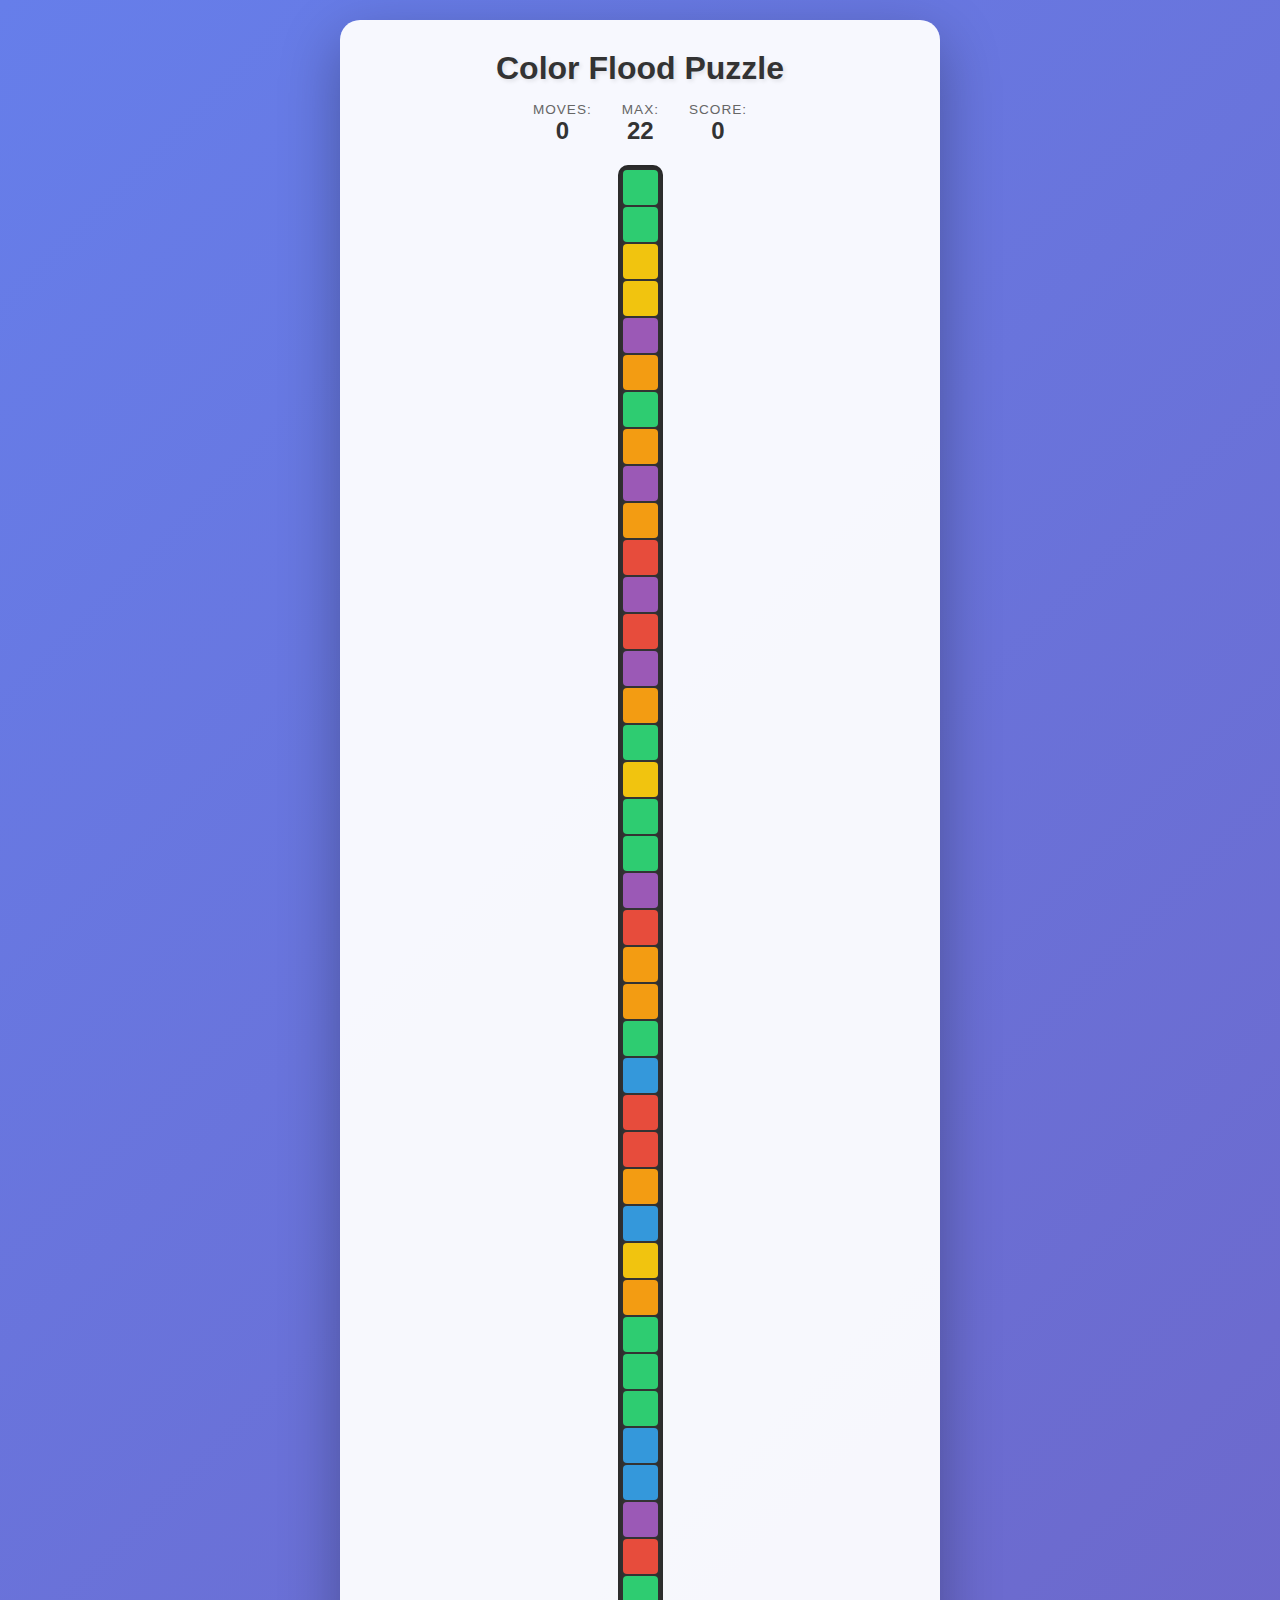
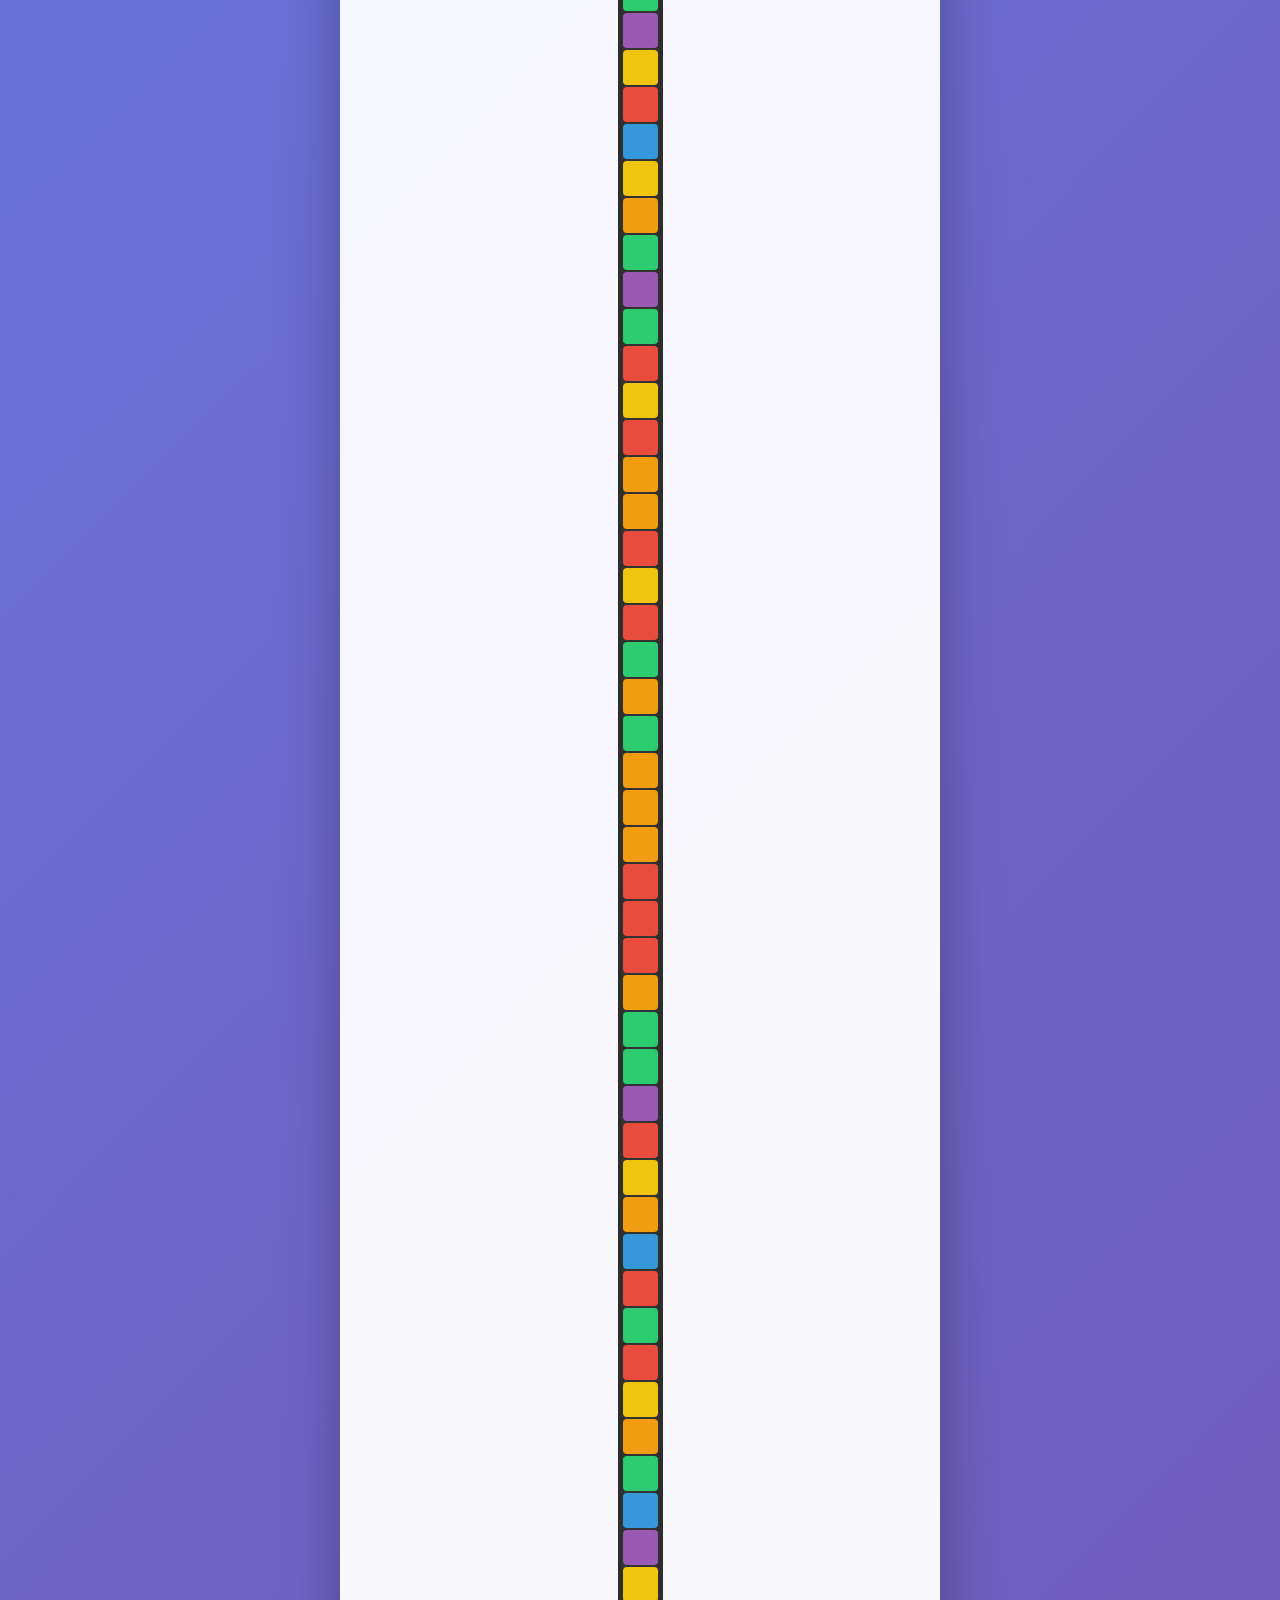
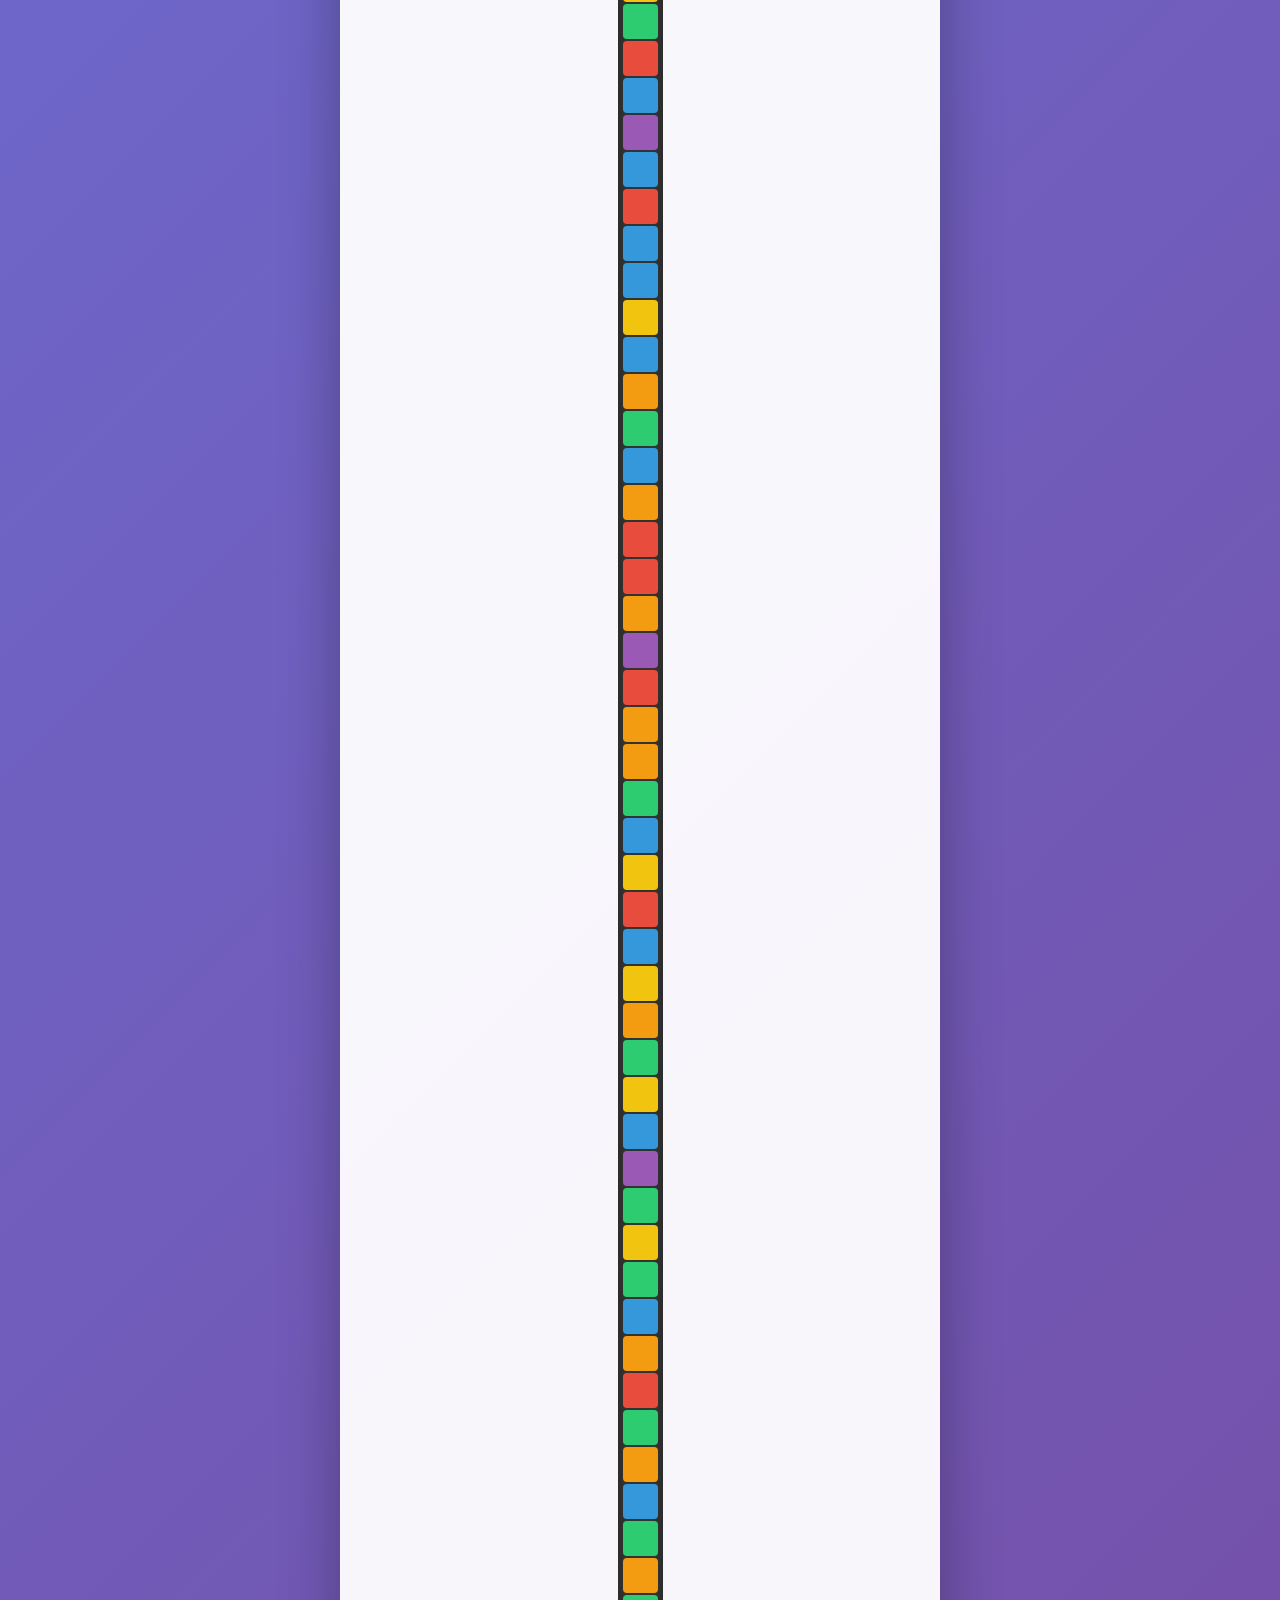
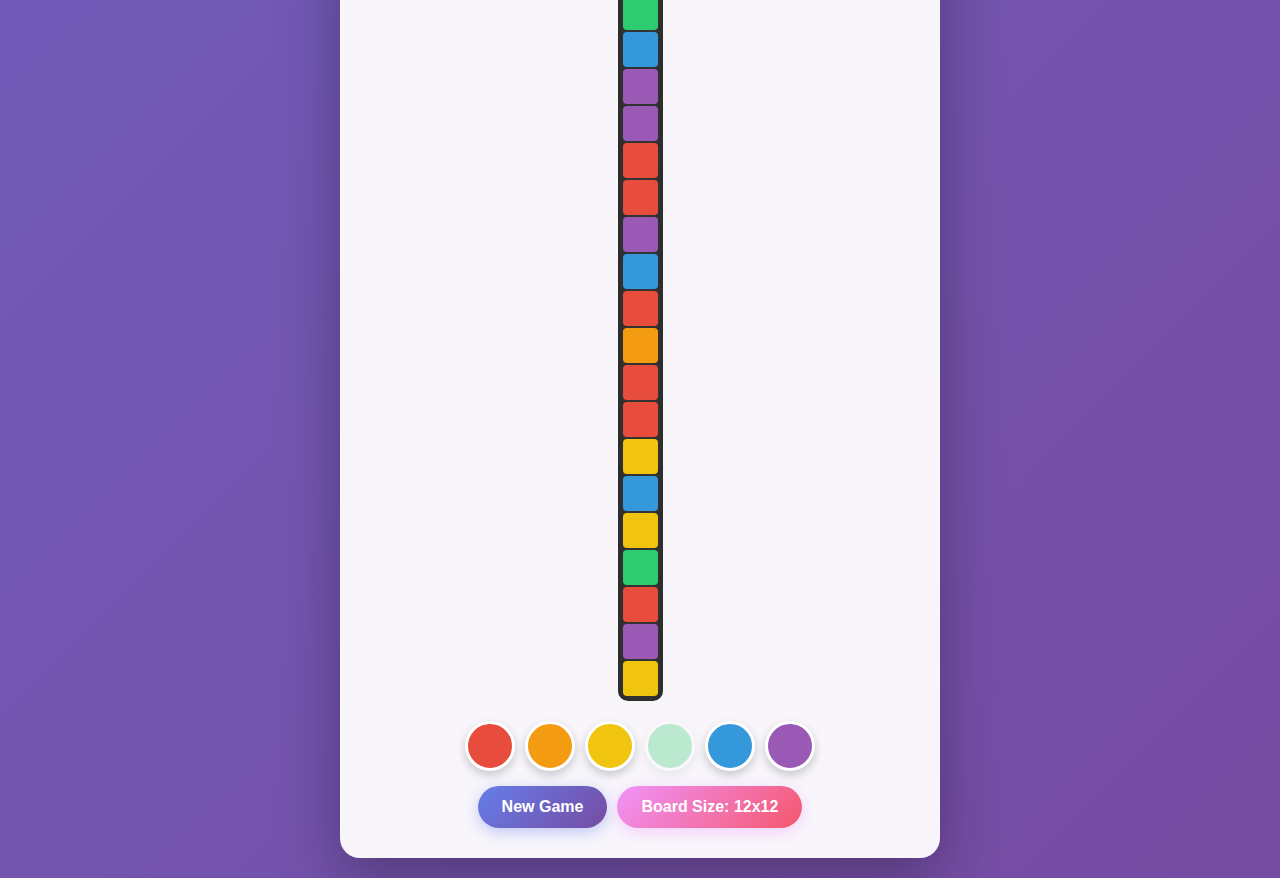
<file: category/games/2026/02-06-22-color-flood-puzzle/index.html>
<!DOCTYPE html>
<html lang="en">
<head>
    <meta charset="UTF-8">
    <meta name="viewport" content="width=device-width, initial-scale=1.0">
    <title>Color Flood Puzzle</title>
    <link rel="stylesheet" href="style.css">
</head>
<body>
    <div class="container">
        <div class="header">
            <h1>Color Flood Puzzle</h1>
            <div class="game-info">
                <div class="info-item">
                    <span class="label">Moves:</span>
                    <span class="value" id="moves">0</span>
                </div>
                <div class="info-item">
                    <span class="label">Max:</span>
                    <span class="value" id="max-moves">22</span>
                </div>
                <div class="info-item">
                    <span class="label">Score:</span>
                    <span class="value" id="score">0</span>
                </div>
            </div>
        </div>

        <div class="game-container">
            <div class="board" id="board"></div>
            <div class="controls">
                <div class="color-buttons" id="color-buttons"></div>
                <div class="game-controls">
                    <button class="btn btn-primary" id="new-game-btn">New Game</button>
                    <button class="btn btn-secondary" id="size-btn">Board Size: 12x12</button>
                </div>
            </div>
        </div>

        <div class="message-overlay" id="message-overlay">
            <div class="message-content">
                <h2 id="message-title"></h2>
                <p id="message-text"></p>
                <button class="btn btn-primary" id="overlay-btn">Play Again</button>
            </div>
        </div>
    </div>

    <script src="game.js"></script>
</body>
</html>
</file>
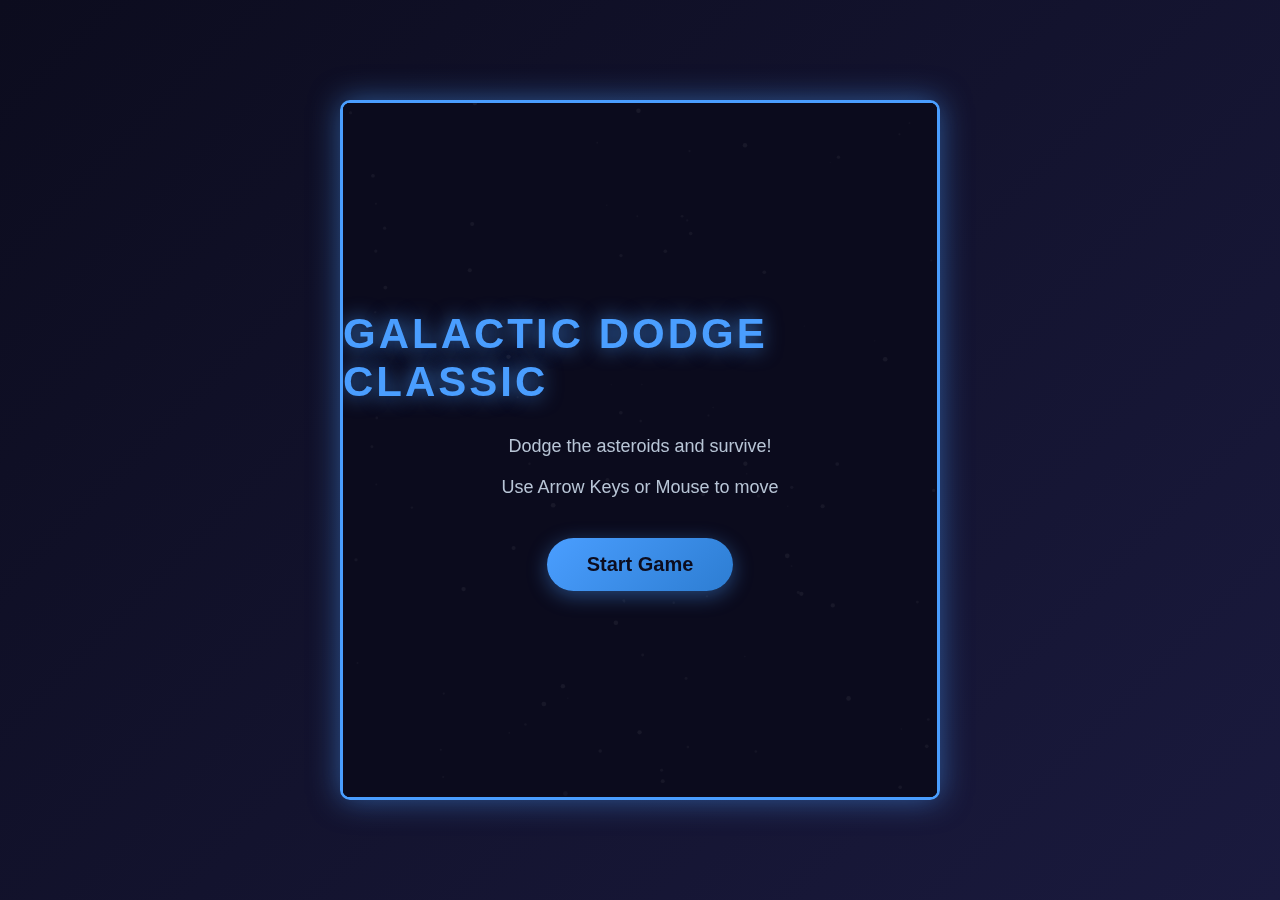
<file: category/games/2026/02-06-23-galactic-dodge-classic/index.html>
<!DOCTYPE html>
<html lang="en">
<head>
    <meta charset="UTF-8">
    <meta name="viewport" content="width=device-width, initial-scale=1.0">
    <title>Galactic Dodge Classic</title>
    <link rel="stylesheet" href="style.css">
</head>
<body>
    <div class="game-container">
        <canvas id="gameCanvas"></canvas>
        <div id="startScreen" class="screen">
            <h1>Galactic Dodge Classic</h1>
            <p>Dodge the asteroids and survive!</p>
            <p>Use Arrow Keys or Mouse to move</p>
            <button id="startButton">Start Game</button>
        </div>
        <div id="gameOverScreen" class="screen hidden">
            <h1>Game Over</h1>
            <p id="finalScore">Score: 0</p>
            <p id="highScoreText">High Score: 0</p>
            <button id="restartButton">Play Again</button>
        </div>
        <div id="hud" class="hidden">
            <div class="score">Score: <span id="score">0</span></div>
            <div class="high-score">High Score: <span id="highScore">0</span></div>
        </div>
    </div>
    <script src="game.js"></script>
</body>
</html>
</file>
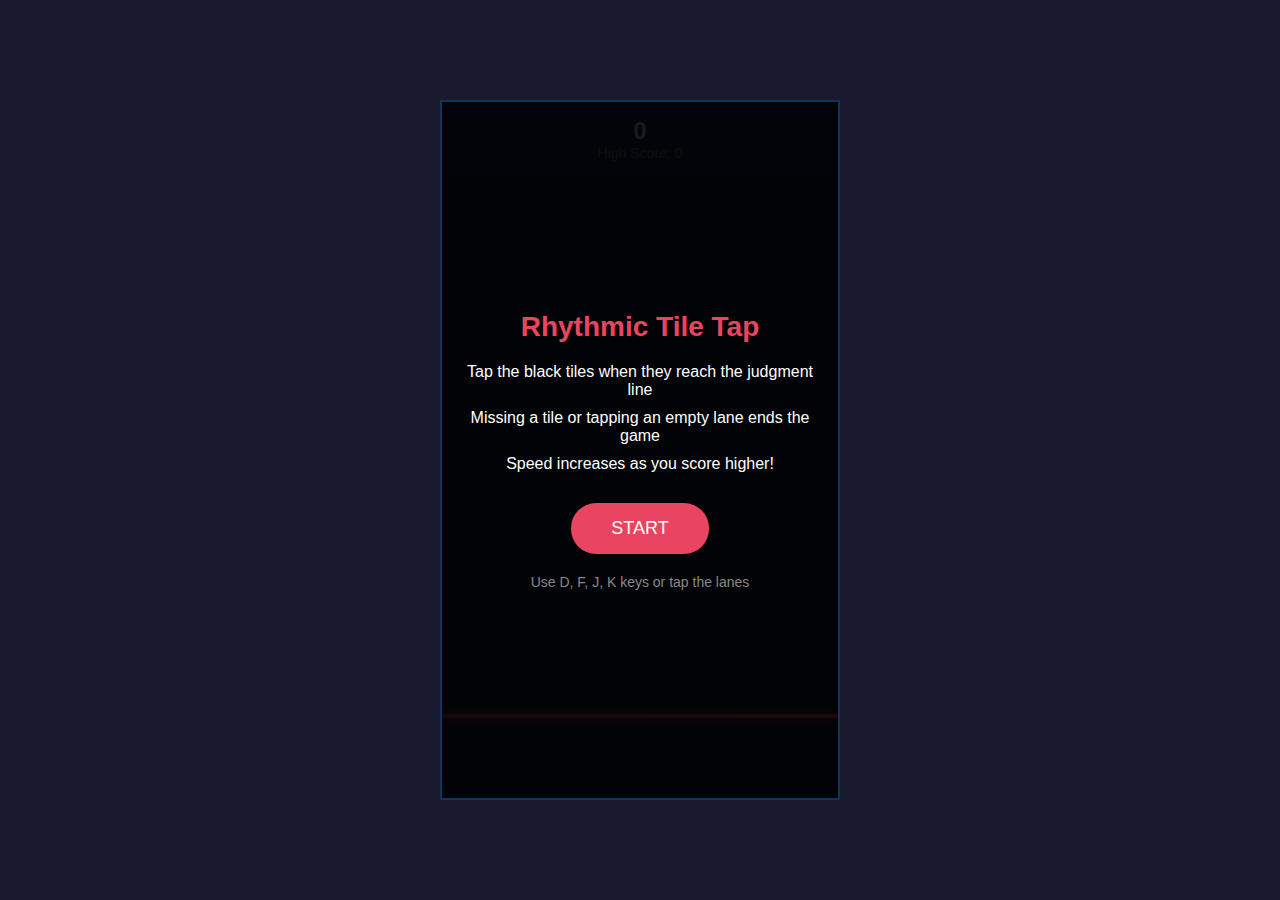
<file: category/games/2026/02-07-01-rhythmic-tile-tap-classic/index.html>
<!DOCTYPE html>
<html lang="en">
<head>
    <meta charset="UTF-8">
    <meta name="viewport" content="width=device-width, initial-scale=1.0, user-scalable=no">
    <title>Rhythmic Tile Tap Classic</title>
    <style>
        * {
            margin: 0;
            padding: 0;
            box-sizing: border-box;
        }
        body {
            background: #1a1a2e;
            display: flex;
            justify-content: center;
            align-items: center;
            min-height: 100vh;
            font-family: Arial, sans-serif;
            overflow: hidden;
            touch-action: manipulation;
        }
        .game-container {
            position: relative;
            width: 100%;
            max-width: 400px;
            height: 100vh;
            max-height: 700px;
            background: #16213e;
            border: 2px solid #0f3460;
            display: flex;
            flex-direction: column;
        }
        .header {
            padding: 15px;
            text-align: center;
            color: #fff;
            background: #0f3460;
        }
        .score {
            font-size: 24px;
            font-weight: bold;
        }
        .high-score {
            font-size: 14px;
            color: #888;
        }
        .canvas-container {
            flex: 1;
            position: relative;
            overflow: hidden;
        }
        #gameCanvas {
            width: 100%;
            height: 100%;
            display: block;
        }
        .judgment-line {
            position: absolute;
            bottom: 80px;
            left: 0;
            right: 0;
            height: 4px;
            background: linear-gradient(90deg, #e94560, #ff6b6b);
            box-shadow: 0 0 10px #e94560;
        }
        .lane-controls {
            position: absolute;
            bottom: 0;
            left: 0;
            right: 0;
            height: 80px;
            display: flex;
        }
        .lane-btn {
            flex: 1;
            border: none;
            background: rgba(255,255,255,0.1);
            color: #fff;
            font-size: 20px;
            font-weight: bold;
            cursor: pointer;
            transition: background 0.1s;
            border-right: 1px solid rgba(255,255,255,0.1);
        }
        .lane-btn:last-child {
            border-right: none;
        }
        .lane-btn:active, .lane-btn.active {
            background: rgba(233, 69, 96, 0.5);
        }
        .overlay {
            position: absolute;
            top: 0;
            left: 0;
            right: 0;
            bottom: 0;
            background: rgba(0,0,0,0.9);
            display: flex;
            flex-direction: column;
            justify-content: center;
            align-items: center;
            color: #fff;
            z-index: 100;
        }
        .overlay.hidden {
            display: none;
        }
        .overlay h1 {
            font-size: 28px;
            margin-bottom: 20px;
            color: #e94560;
        }
        .overlay p {
            margin-bottom: 10px;
            text-align: center;
            padding: 0 20px;
        }
        .overlay .final-score {
            font-size: 48px;
            font-weight: bold;
            color: #ff6b6b;
            margin: 20px 0;
        }
        .start-btn {
            margin-top: 20px;
            padding: 15px 40px;
            font-size: 18px;
            background: #e94560;
            color: #fff;
            border: none;
            border-radius: 25px;
            cursor: pointer;
            transition: transform 0.2s;
        }
        .start-btn:hover {
            transform: scale(1.05);
        }
        .keys-hint {
            margin-top: 20px;
            font-size: 14px;
            color: #888;
        }
        @media (min-width: 768px) {
            .lane-controls {
                display: none;
            }
        }
    </style>
</head>
<body>
    <div class="game-container">
        <div class="header">
            <div class="score" id="score">0</div>
            <div class="high-score">High Score: <span id="highScore">0</span></div>
        </div>
        <div class="canvas-container">
            <canvas id="gameCanvas"></canvas>
            <div class="judgment-line"></div>
        </div>
        <div class="lane-controls">
            <button class="lane-btn" data-lane="0">D</button>
            <button class="lane-btn" data-lane="1">F</button>
            <button class="lane-btn" data-lane="2">J</button>
            <button class="lane-btn" data-lane="3">K</button>
        </div>
        <div class="overlay" id="startOverlay">
            <h1>Rhythmic Tile Tap</h1>
            <p>Tap the black tiles when they reach the judgment line</p>
            <p>Missing a tile or tapping an empty lane ends the game</p>
            <p>Speed increases as you score higher!</p>
            <button class="start-btn" id="startBtn">START</button>
            <div class="keys-hint">Use D, F, J, K keys or tap the lanes</div>
        </div>
        <div class="overlay hidden" id="gameOverOverlay">
            <h1>GAME OVER</h1>
            <div class="final-score" id="finalScore">0</div>
            <p id="gameOverReason"></p>
            <button class="start-btn" id="restartBtn">TRY AGAIN</button>
        </div>
    </div>

    <script>
        const canvas = document.getElementById('gameCanvas');
        const ctx = canvas.getContext('2d');
        const scoreEl = document.getElementById('score');
        const highScoreEl = document.getElementById('highScore');
        const startOverlay = document.getElementById('startOverlay');
        const gameOverOverlay = document.getElementById('gameOverOverlay');
        const finalScoreEl = document.getElementById('finalScore');
        const gameOverReasonEl = document.getElementById('gameOverReason');
        const startBtn = document.getElementById('startBtn');
        const restartBtn = document.getElementById('restartBtn');
        const laneBtns = document.querySelectorAll('.lane-btn');

        let lanes = 4;
        let tiles = [];
        let score = 0;
        let highScore = localStorage.getItem('rhythmicTileHighScore') || 0;
        let gameRunning = false;
        let animationId;
        let lastSpawn = 0;
        let spawnInterval = 800;
        let baseSpeed = 3;
        let speed = baseSpeed;
        let laneWidth;
        let judgmentY;
        let tapEffects = [];

        highScoreEl.textContent = highScore;

        function resize() {
            const container = canvas.parentElement;
            canvas.width = container.clientWidth;
            canvas.height = container.clientHeight;
            laneWidth = canvas.width / lanes;
            judgmentY = canvas.height - 80;
        }

        window.addEventListener('resize', resize);
        resize();

        class Tile {
            constructor(lane) {
                this.lane = lane;
                this.y = -60;
                this.width = laneWidth - 4;
                this.height = 60;
                this.x = lane * laneWidth + 2;
                this.clicked = false;
                this.missed = false;
            }

            update() {
                this.y += speed;
            }

            draw() {
                const gradient = ctx.createLinearGradient(this.x, this.y, this.x, this.y + this.height);
                gradient.addColorStop(0, #2a2a2a);
                gradient.addColorStop(0.5, #1a1a1a);
                gradient.addColorStop(1, #0a0a0a);

                ctx.fillStyle = gradient;
                ctx.fillRect(this.x, this.y, this.width, this.height);

                ctx.strokeStyle = #333;
                ctx.lineWidth = 2;
                ctx.strokeRect(this.x, this.y, this.width, this.height);
            }

            isAtJudgment() {
                return this.y + this.height >= judgmentY - 30 && this.y <= judgmentY + 30;
            }

            isPastJudgment() {
                return this.y > judgmentY + 30;
            }
        }

        class TapEffect {
            constructor(lane) {
                this.lane = lane;
                this.x = lane * laneWidth + laneWidth / 2;
                this.y = judgmentY;
                this.radius = 10;
                this.maxRadius = 40;
                this.alpha = 1;
            }

            update() {
                this.radius += 3;
                this.alpha -= 0.05;
            }

            draw() {
                ctx.beginPath();
                ctx.arc(this.x, this.y, this.radius, 0, Math.PI * 2);
                ctx.strokeStyle = `rgba(233, 69, 96, ${this.alpha})`;
                ctx.lineWidth = 3;
                ctx.stroke();
            }

            isDone() {
                return this.alpha <= 0;
            }
        }

        function spawnTile() {
            const availableLanes = [];
            for (let i = 0; i < lanes; i++) {
                const hasTileInLane = tiles.some(t => t.lane === i && t.y < 100);
                if (!hasTileInLane) {
                    availableLanes.push(i);
                }
            }

            if (availableLanes.length > 0) {
                const lane = availableLanes[Math.floor(Math.random() * availableLanes.length)];
                tiles.push(new Tile(lane));
            }
        }

        function gameOver(reason) {
            gameRunning = false;
            cancelAnimationFrame(animationId);

            if (score > highScore) {
                highScore = score;
                localStorage.setItem('rhythmicTileHighScore', highScore);
                highScoreEl.textContent = highScore;
            }

            finalScoreEl.textContent = score;
            gameOverReasonEl.textContent = reason;
            gameOverOverlay.classList.remove('hidden');
        }

        function checkMissedTiles() {
            for (const tile of tiles) {
                if (tile.isPastJudgment() && !tile.clicked && !tile.missed) {
                    tile.missed = true;
                    gameOver('You missed a tile!');
                    return;
                }
            }
        }

        function handleTap(lane) {
            if (!gameRunning) return;

            const validTile = tiles.find(t => t.lane === lane && t.isAtJudgment() && !t.clicked);

            if (validTile) {
                validTile.clicked = true;
                score++;
                scoreEl.textContent = score;

                speed = baseSpeed + Math.floor(score / 10) * 0.3;
                spawnInterval = Math.max(400, 800 - score * 10);

                tapEffects.push(new TapEffect(lane));

                tiles = tiles.filter(t => !t.clicked);
            } else {
                const hasTileInLane = tiles.some(t => t.lane === lane && t.y > 0);
                if (!hasTileInLane || tiles.some(t => t.lane === lane && t.y < judgmentY - 100)) {
                    gameOver('You tapped an empty lane!');
                }
            }
        }

        function drawLanes() {
            for (let i = 0; i <= lanes; i++) {
                ctx.beginPath();
                ctx.moveTo(i * laneWidth, 0);
                ctx.lineTo(i * laneWidth, canvas.height);
                ctx.strokeStyle = 'rgba(255,255,255,0.05)';
                ctx.lineWidth = 1;
                ctx.stroke();
            }
        }

        function gameLoop(timestamp) {
            if (!gameRunning) return;

            ctx.clearRect(0, 0, canvas.width, canvas.height);

            drawLanes();

            if (timestamp - lastSpawn > spawnInterval) {
                spawnTile();
                lastSpawn = timestamp;
            }

            for (const tile of tiles) {
                tile.update();
                tile.draw();
            }

            for (let i = tapEffects.length - 1; i >= 0; i--) {
                tapEffects[i].update();
                tapEffects[i].draw();
                if (tapEffects[i].isDone()) {
                    tapEffects.splice(i, 1);
                }
            }

            checkMissedTiles();

            tiles = tiles.filter(t => !t.clicked && t.y < canvas.height + 100);

            animationId = requestAnimationFrame(gameLoop);
        }

        function startGame() {
            tiles = [];
            score = 0;
            speed = baseSpeed;
            spawnInterval = 800;
            tapEffects = [];
            scoreEl.textContent = '0';
            gameRunning = true;
            startOverlay.classList.add('hidden');
            gameOverOverlay.classList.add('hidden');
            lastSpawn = performance.now();
            animationId = requestAnimationFrame(gameLoop);
        }

        document.addEventListener('keydown', (e) => {
            const keyMap = { 'd': 0, 'f': 1, 'j': 2, 'k': 3 };
            const key = e.key.toLowerCase();
            if (keyMap.hasOwnProperty(key)) {
                handleTap(keyMap[key]);
                const btn = document.querySelector(`.lane-btn[data-lane="${keyMap[key]}"]`);
                if (btn) {
                    btn.classList.add('active');
                    setTimeout(() => btn.classList.remove('active'), 100);
                }
            }
        });

        laneBtns.forEach(btn => {
            const lane = parseInt(btn.dataset.lane);

            btn.addEventListener('touchstart', (e) => {
                e.preventDefault();
                handleTap(lane);
            });

            btn.addEventListener('mousedown', (e) => {
                e.preventDefault();
                handleTap(lane);
            });
        });

        startBtn.addEventListener('click', startGame);
        restartBtn.addEventListener('click', startGame);
    </script>
</body>
</html>
</file>
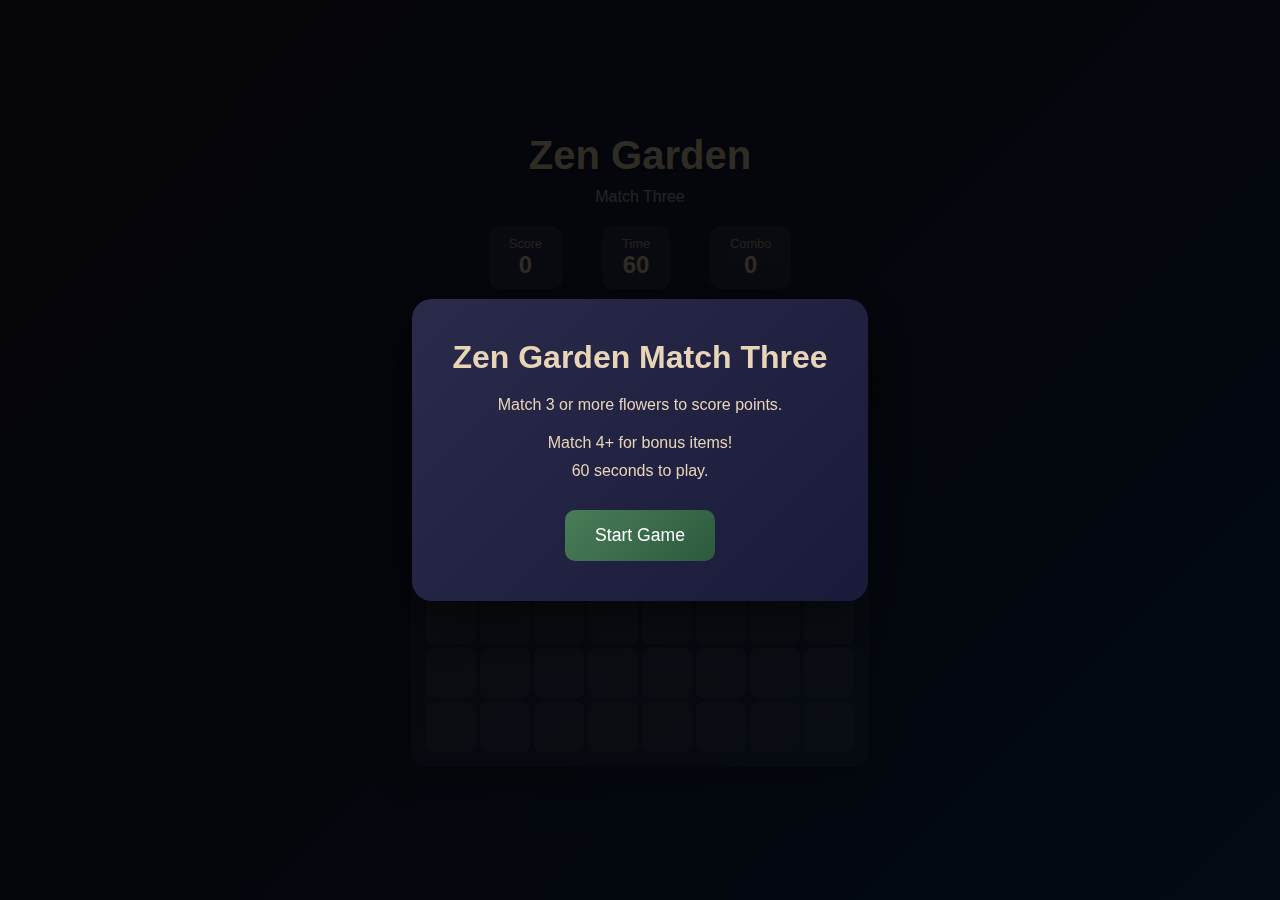
<file: category/games/2026/02/0624-zen-garden-match-three/index.html>
<!DOCTYPE html>
<html lang="en">
<head>
    <meta charset="UTF-8">
    <meta name="viewport" content="width=device-width, initial-scale=1.0">
    <title>Zen Garden Match Three</title>
    <style>
        * {
            margin: 0;
            padding: 0;
            box-sizing: border-box;
        }

        body {
            font-family: 'Segoe UI', Tahoma, Geneva, Verdana, sans-serif;
            background: linear-gradient(135deg, #1a1a2e 0%, #16213e 50%, #0f3460 100%);
            min-height: 100vh;
            display: flex;
            justify-content: center;
            align-items: center;
            overflow: hidden;
        }

        .game-container {
            text-align: center;
            padding: 20px;
        }

        h1 {
            color: #e8d5b7;
            font-size: 2.5em;
            margin-bottom: 10px;
            text-shadow: 2px 2px 4px rgba(0,0,0,0.3);
        }

        .subtitle {
            color: #a8b5a3;
            font-size: 1em;
            margin-bottom: 20px;
        }

        .stats-bar {
            display: flex;
            justify-content: center;
            gap: 40px;
            margin-bottom: 20px;
        }

        .stat {
            background: rgba(255,255,255,0.1);
            padding: 10px 20px;
            border-radius: 10px;
            color: #e8d5b7;
        }

        .stat-label {
            font-size: 0.8em;
            opacity: 0.7;
        }

        .stat-value {
            font-size: 1.5em;
            font-weight: bold;
        }

        .game-board {
            display: inline-block;
            background: rgba(255,255,255,0.05);
            padding: 15px;
            border-radius: 15px;
            box-shadow: 0 10px 40px rgba(0,0,0,0.3);
        }

        .grid {
            display: grid;
            grid-template-columns: repeat(8, 50px);
            grid-template-rows: repeat(8, 50px);
            gap: 4px;
        }

        .cell {
            width: 50px;
            height: 50px;
            background: rgba(255,255,255,0.08);
            border-radius: 8px;
            display: flex;
            justify-content: center;
            align-items: center;
            font-size: 2em;
            cursor: pointer;
            transition: all 0.2s ease;
            user-select: none;
        }

        .cell:hover {
            background: rgba(255,255,255,0.15);
            transform: scale(1.05);
        }

        .cell.selected {
            background: rgba(232, 213, 183, 0.3);
            box-shadow: 0 0 15px rgba(232, 213, 183, 0.5);
        }

        .cell.matched {
            animation: disappear 0.3s ease forwards;
        }

        @keyframes disappear {
            0% { transform: scale(1); opacity: 1; }
            100% { transform: scale(0); opacity: 0; }
        }

        .cell.falling {
            animation: fall 0.3s ease;
        }

        @keyframes fall {
            0% { transform: translateY(-50px); }
            100% { transform: translateY(0); }
        }

        .bonus-item {
            animation: pulse 1s infinite;
        }

        @keyframes pulse {
            0%, 100% { transform: scale(1); }
            50% { transform: scale(1.15); }
        }

        .modal {
            position: fixed;
            top: 0;
            left: 0;
            width: 100%;
            height: 100%;
            background: rgba(0,0,0,0.8);
            display: flex;
            justify-content: center;
            align-items: center;
            z-index: 1000;
        }

        .modal-content {
            background: linear-gradient(135deg, #2a2a4a 0%, #1a1a3a 100%);
            padding: 40px;
            border-radius: 20px;
            text-align: center;
            color: #e8d5b7;
            box-shadow: 0 20px 60px rgba(0,0,0,0.5);
        }

        .modal-content h2 {
            font-size: 2em;
            margin-bottom: 20px;
        }

        .final-score {
            font-size: 3em;
            color: #ffd700;
            margin: 20px 0;
        }

        .combo-display {
            font-size: 1.2em;
            margin: 10px 0;
            color: #a8b5a3;
        }

        button {
            background: linear-gradient(135deg, #4a7c59 0%, #2d5a3d 100%);
            color: white;
            border: none;
            padding: 15px 30px;
            font-size: 1.1em;
            border-radius: 10px;
            cursor: pointer;
            margin-top: 20px;
            transition: transform 0.2s;
        }

        button:hover {
            transform: scale(1.05);
        }

        .hidden {
            display: none;
        }
    </style>
</head>
<body>
    <div class="game-container">
        <h1>Zen Garden</h1>
        <p class="subtitle">Match Three</p>

        <div class="stats-bar">
            <div class="stat">
                <div class="stat-label">Score</div>
                <div class="stat-value" id="score">0</div>
            </div>
            <div class="stat">
                <div class="stat-label">Time</div>
                <div class="stat-value" id="timer">60</div>
            </div>
            <div class="stat">
                <div class="stat-label">Combo</div>
                <div class="stat-value" id="combo">0</div>
            </div>
        </div>

        <div class="game-board">
            <div class="grid" id="grid"></div>
        </div>
    </div>

    <div class="modal" id="startModal">
        <div class="modal-content">
            <h2>Zen Garden Match Three</h2>
            <p style="margin: 20px 0;">Match 3 or more flowers to score points.</p>
            <p style="margin: 10px 0;">Match 4+ for bonus items!</p>
            <p style="margin: 10px 0;">60 seconds to play.</p>
            <button onclick="startGame()">Start Game</button>
        </div>
    </div>

    <div class="modal hidden" id="endModal">
        <div class="modal-content">
            <h2>Game Over</h2>
            <div class="final-score" id="finalScore">0</div>
            <div class="combo-display">Max Combo: <span id="maxCombo">0</span></div>
            <button onclick="restartGame()">Play Again</button>
        </div>
    </div>

    <script>
        const GRID_SIZE = 8;
        const FLOWERS = ['', '', '', '', ''];
        const GAME_DURATION = 60;

        let grid = [];
        let selectedCell = null;
        let score = 0;
        let combo = 0;
        let maxCombo = 0;
        let timeRemaining = GAME_DURATION;
        let gameInterval = null;
        let isProcessing = false;

        function initGrid() {
            const gridElement = document.getElementById('grid');
            gridElement.innerHTML = '';
            grid = [];

            for (let row = 0; row < GRID_SIZE; row++) {
                grid[row] = [];
                for (let col = 0; col < GRID_SIZE; col++) {
                    let flower;
                    do {
                        flower = Math.floor(Math.random() * FLOWERS.length);
                    } while (wouldMatch(row, col, flower));

                    grid[row][col] = flower;
                    createCellElement(row, col, flower);
                }
            }
        }

        function wouldMatch(row, col, flower) {
            // Check horizontal
            if (col >= 2 && grid[row][col-1] === flower && grid[row][col-2] === flower) {
                return true;
            }
            // Check vertical
            if (row >= 2 && grid[row-1][col] === flower && grid[row-2][col] === flower) {
                return true;
            }
            return false;
        }

        function createCellElement(row, col, flower) {
            const gridElement = document.getElementById('grid');
            const cell = document.createElement('div');
            cell.className = 'cell';
            cell.dataset.row = row;
            cell.dataset.col = col;
            cell.textContent = FLOWERS[flower];
            cell.addEventListener('click', () => handleCellClick(row, col));
            gridElement.appendChild(cell);
        }

        function getCellElement(row, col) {
            return document.querySelector(`.cell[data-row="${row}"][data-col="${col}"]`);
        }

        function handleCellClick(row, col) {
            if (isProcessing) return;

            const cell = getCellElement(row, col);

            if (selectedCell === null) {
                selectedCell = { row, col };
                cell.classList.add('selected');
            } else {
                const prevCell = getCellElement(selectedCell.row, selectedCell.col);
                prevCell.classList.remove('selected');

                if (selectedCell.row === row && selectedCell.col === col) {
                    selectedCell = null;
                    return;
                }

                if (isAdjacent(selectedCell.row, selectedCell.col, row, col)) {
                    swapCells(selectedCell.row, selectedCell.col, row, col);
                } else {
                    selectedCell = { row, col };
                    cell.classList.add('selected');
                    return;
                }
                selectedCell = null;
            }
        }

        function isAdjacent(r1, c1, r2, c2) {
            return (Math.abs(r1 - r2) === 1 && c1 === c2) ||
                   (Math.abs(c1 - c2) === 1 && r1 === r2);
        }

        async function swapCells(r1, c1, r2, c2) {
            isProcessing = true;

            // Swap in data
            const temp = grid[r1][c1];
            grid[r1][c1] = grid[r2][c2];
            grid[r2][c2] = temp;

            // Update visual
            updateGridDisplay();

            await sleep(200);

            const matches = findMatches();

            if (matches.length === 0) {
                // Swap back if no matches
                const temp = grid[r1][c1];
                grid[r1][c1] = grid[r2][c2];
                grid[r2][c2] = temp;
                updateGridDisplay();
                combo = 0;
                updateStats();
                isProcessing = false;
                return;
            }

            await processMatches();
            isProcessing = false;
        }

        function findMatches() {
            const matches = new Set();

            // Check horizontal
            for (let row = 0; row < GRID_SIZE; row++) {
                for (let col = 0; col < GRID_SIZE - 2; col++) {
                    const flower = grid[row][col];
                    if (flower === -1) continue;
                    let count = 1;
                    while (col + count < GRID_SIZE && grid[row][col + count] === flower) {
                        count++;
                    }
                    if (count >= 3) {
                        for (let i = 0; i < count; i++) {
                            matches.add(`${row},${col + i}`);
                        }
                    }
                }
            }

            // Check vertical
            for (let col = 0; col < GRID_SIZE; col++) {
                for (let row = 0; row < GRID_SIZE - 2; row++) {
                    const flower = grid[row][col];
                    if (flower === -1) continue;
                    let count = 1;
                    while (row + count < GRID_SIZE && grid[row + count][col] === flower) {
                        count++;
                    }
                    if (count >= 3) {
                        for (let i = 0; i < count; i++) {
                            matches.add(`${row + i},${col}`);
                        }
                    }
                }
            }

            return Array.from(matches).map(s => {
                const [r, c] = s.split(',').map(Number);
                return { row: r, col: c };
            });
        }

        async function processMatches() {
            let matches = findMatches();

            while (matches.length > 0) {
                combo++;
                if (combo > maxCombo) maxCombo = combo;

                // Check for 4+ matches for bonus
                const bonusCells = findBonusCells(matches);

                // Mark matched cells
                for (const match of matches) {
                    const cell = getCellElement(match.row, match.col);
                    if (cell) cell.classList.add('matched');
                }

                // Calculate score
                const baseScore = matches.length * 10;
                const comboBonus = combo * 5;
                score += baseScore + comboBonus;

                await sleep(300);

                // Remove matched cells
                for (const match of matches) {
                    grid[match.row][match.col] = -1;
                }

                // Apply bonus if any
                if (bonusCells.length > 0) {
                    applyBonus(bonusCells);
                    await sleep(200);
                }

                // Drop cells
                await dropCells();

                // Fill empty cells
                await fillEmptyCells();

                updateGridDisplay();
                updateStats();

                await sleep(200);

                matches = findMatches();
            }

            combo = 0;
            updateStats();
        }

        function findBonusCells(matches) {
            // Find center of 4+ matches for bonus effect
            const bonus = [];
            const rows = {};
            const cols = {};

            for (const match of matches) {
                rows[match.row] = (rows[match.row] || 0) + 1;
                cols[match.col] = (cols[match.col] || 0) + 1;
            }

            for (const match of matches) {
                if (rows[match.row] >= 4 || cols[match.col] >= 4) {
                    bonus.push(match);
                }
            }

            return bonus;
        }

        function applyBonus(bonusCells) {
            // Remove surrounding cells
            const directions = [[-1,-1],[-1,0],[-1,1],[0,-1],[0,1],[1,-1],[1,0],[1,1]];

            for (const bonus of bonusCells) {
                for (const [dr, dc] of directions) {
                    const nr = bonus.row + dr;
                    const nc = bonus.col + dc;
                    if (nr >= 0 && nr < GRID_SIZE && nc >= 0 && nc < GRID_SIZE && grid[nr][nc] !== -1) {
                        grid[nr][nc] = -1;
                        score += 5;
                    }
                }
            }
        }

        async function dropCells() {
            for (let col = 0; col < GRID_SIZE; col++) {
                let emptyRow = GRID_SIZE - 1;

                for (let row = GRID_SIZE - 1; row >= 0; row--) {
                    if (grid[row][col] !== -1) {
                        if (row !== emptyRow) {
                            grid[emptyRow][col] = grid[row][col];
                            grid[row][col] = -1;
                        }
                        emptyRow--;
                    }
                }
            }
        }

        async function fillEmptyCells() {
            for (let col = 0; col < GRID_SIZE; col++) {
                for (let row = 0; row < GRID_SIZE; row++) {
                    if (grid[row][col] === -1) {
                        grid[row][col] = Math.floor(Math.random() * FLOWERS.length);
                    }
                }
            }
        }

        function updateGridDisplay() {
            for (let row = 0; row < GRID_SIZE; row++) {
                for (let col = 0; col < GRID_SIZE; col++) {
                    const cell = getCellElement(row, col);
                    if (cell) {
                        cell.textContent = FLOWERS[grid[row][col]];
                        cell.classList.remove('matched', 'bonus-item');
                    }
                }
            }
        }

        function updateStats() {
            document.getElementById('score').textContent = score;
            document.getElementById('timer').textContent = timeRemaining;
            document.getElementById('combo').textContent = combo;
        }

        function sleep(ms) {
            return new Promise(resolve => setTimeout(resolve, ms));
        }

        function startGame() {
            document.getElementById('startModal').classList.add('hidden');
            score = 0;
            combo = 0;
            maxCombo = 0;
            timeRemaining = GAME_DURATION;
            selectedCell = null;
            isProcessing = false;

            initGrid();
            updateStats();

            gameInterval = setInterval(() => {
                timeRemaining--;
                updateStats();

                if (timeRemaining <= 0) {
                    endGame();
                }
            }, 1000);
        }

        function endGame() {
            clearInterval(gameInterval);
            document.getElementById('finalScore').textContent = score;
            document.getElementById('maxCombo').textContent = maxCombo;
            document.getElementById('endModal').classList.remove('hidden');
        }

        function restartGame() {
            document.getElementById('endModal').classList.add('hidden');
            startGame();
        }

        // Initialize on load
        initGrid();
    </script>
</body>
</html>
</file>
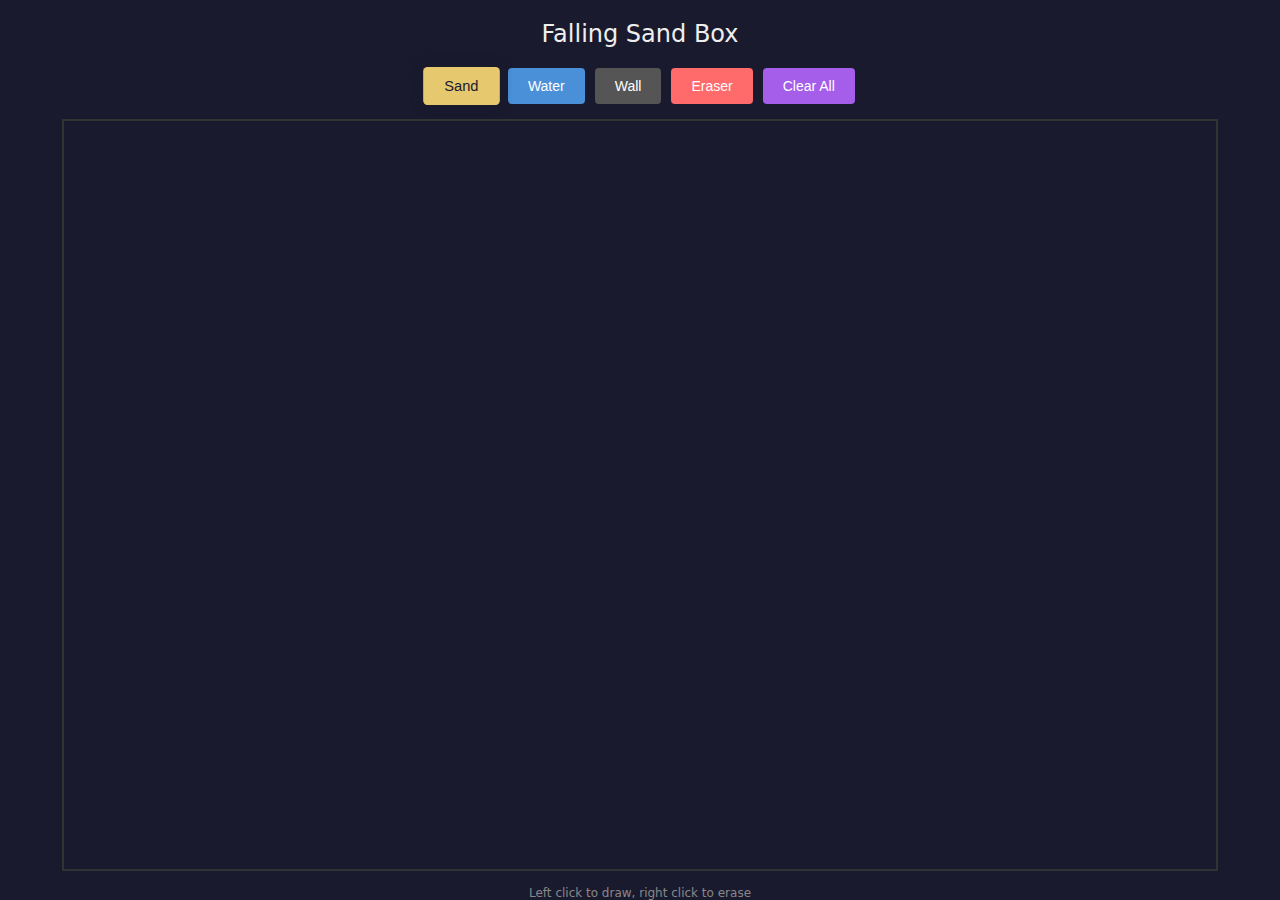
<file: category/games/2026/02/0700-minimalist-falling-sand-box/index.html>
<!DOCTYPE html>
<html lang="en">
<head>
    <meta charset="UTF-8">
    <meta name="viewport" content="width=device-width, initial-scale=1.0">
    <title>Minimalist Falling Sand Box</title>
    <style>
        * {
            margin: 0;
            padding: 0;
            box-sizing: border-box;
        }
        body {
            background: #1a1a2e;
            min-height: 100vh;
            display: flex;
            flex-direction: column;
            align-items: center;
            font-family: system-ui, sans-serif;
            color: #eee;
        }
        h1 {
            margin: 20px 0;
            font-size: 1.5rem;
            font-weight: 300;
        }
        .controls {
            display: flex;
            gap: 10px;
            margin-bottom: 15px;
            flex-wrap: wrap;
            justify-content: center;
        }
        .tool-btn {
            padding: 10px 20px;
            border: none;
            border-radius: 4px;
            cursor: pointer;
            font-size: 14px;
            transition: all 0.2s;
        }
        .tool-btn.active {
            transform: scale(1.05);
            box-shadow: 0 0 10px currentColor;
        }
        .tool-btn[data-tool="sand"] { background: #e6c86e; color: #1a1a2e; }
        .tool-btn[data-tool="water"] { background: #4a90d9; color: #fff; }
        .tool-btn[data-tool="wall"] { background: #555; color: #fff; }
        .tool-btn[data-tool="eraser"] { background: #ff6b6b; color: #fff; }
        .tool-btn[data-tool="clear"] { background: #a55eea; color: #fff; }
        canvas {
            border: 2px solid #333;
            cursor: crosshair;
        }
        .info {
            margin-top: 15px;
            font-size: 12px;
            color: #888;
        }
    </style>
</head>
<body>
    <h1>Falling Sand Box</h1>
    <div class="controls">
        <button class="tool-btn active" data-tool="sand">Sand</button>
        <button class="tool-btn" data-tool="water">Water</button>
        <button class="tool-btn" data-tool="wall">Wall</button>
        <button class="tool-btn" data-tool="eraser">Eraser</button>
        <button class="tool-btn" data-tool="clear">Clear All</button>
    </div>
    <canvas id="canvas"></canvas>
    <p class="info">Left click to draw, right click to erase</p>

    <script>
        const canvas = document.getElementById('canvas');
        const ctx = canvas.getContext('2d');

        const CELL_SIZE = 4;
        const COLS = Math.floor(window.innerWidth * 0.9 / CELL_SIZE);
        const ROWS = Math.floor((window.innerHeight - 150) / CELL_SIZE);

        canvas.width = COLS * CELL_SIZE;
        canvas.height = ROWS * CELL_SIZE;

        const EMPTY = 0;
        const SAND = 1;
        const WATER = 2;
        const WALL = 3;

        const COLORS = {
            [EMPTY]: '#1a1a2e',
            [SAND]: '#e6c86e',
            [WATER]: '#4a90d9',
            [WALL]: '#555'
        };

        let grid = [];
        let currentTool = SAND;
        let isDrawing = false;
        let isErasing = false;

        function initGrid() {
            grid = [];
            for (let y = 0; y < ROWS; y++) {
                grid[y] = [];
                for (let x = 0; x < COLS; x++) {
                    grid[y][x] = EMPTY;
                }
            }
        }

        function inBounds(x, y) {
            return x >= 0 && x < COLS && y >= 0 && y < ROWS;
        }

        function isEmpty(x, y) {
            return inBounds(x, y) && grid[y][x] === EMPTY;
        }

        function isLiquid(x, y) {
            return inBounds(x, y) && grid[y][x] === WATER;
        }

        function swap(x1, y1, x2, y2) {
            const temp = grid[y1][x1];
            grid[y1][x1] = grid[y2][x2];
            grid[y2][x2] = temp;
        }

        function updateSand(x, y) {
            if (isEmpty(x, y + 1)) {
                swap(x, y, x, y + 1);
            } else if (isLiquid(x, y + 1)) {
                swap(x, y, x, y + 1);
            } else if (isEmpty(x - 1, y + 1) && isEmpty(x + 1, y + 1)) {
                const dir = Math.random() < 0.5 ? -1 : 1;
                swap(x, y, x + dir, y + 1);
            } else if (isEmpty(x - 1, y + 1)) {
                swap(x, y, x - 1, y + 1);
            } else if (isEmpty(x + 1, y + 1)) {
                swap(x, y, x + 1, y + 1);
            }
        }

        function updateWater(x, y) {
            if (isEmpty(x, y + 1)) {
                swap(x, y, x, y + 1);
            } else if (isEmpty(x - 1, y + 1) && isEmpty(x + 1, y + 1)) {
                const dir = Math.random() < 0.5 ? -1 : 1;
                swap(x, y, x + dir, y + 1);
            } else if (isEmpty(x - 1, y + 1)) {
                swap(x, y, x - 1, y + 1);
            } else if (isEmpty(x + 1, y + 1)) {
                swap(x, y, x + 1, y + 1);
            } else {
                const dir = Math.random() < 0.5 ? -1 : 1;
                let spread = 0;
                while (spread < 10) {
                    if (isEmpty(x + dir * spread, y)) {
                        swap(x, y, x + dir * spread, y);
                        return;
                    }
                    spread++;
                }
            }
        }

        function update() {
            for (let y = ROWS - 1; y >= 0; y--) {
                const leftToRight = Math.random() < 0.5;
                for (let i = 0; i < COLS; i++) {
                    const x = leftToRight ? i : COLS - 1 - i;
                    const cell = grid[y][x];
                    if (cell === SAND) {
                        updateSand(x, y);
                    } else if (cell === WATER) {
                        updateWater(x, y);
                    }
                }
            }
        }

        function draw() {
            ctx.fillStyle = COLORS[EMPTY];
            ctx.fillRect(0, 0, canvas.width, canvas.height);

            for (let y = 0; y < ROWS; y++) {
                for (let x = 0; x < COLS; x++) {
                    if (grid[y][x] !== EMPTY) {
                        ctx.fillStyle = COLORS[grid[y][x]];
                        ctx.fillRect(x * CELL_SIZE, y * CELL_SIZE, CELL_SIZE, CELL_SIZE);
                    }
                }
            }
        }

        function paint(cx, cy) {
            const x = Math.floor(cx / CELL_SIZE);
            const y = Math.floor(cy / CELL_SIZE);

            const radius = currentTool === WALL ? 1 : 3;

            for (let dy = -radius; dy <= radius; dy++) {
                for (let dx = -radius; dx <= radius; dx++) {
                    if (dx * dx + dy * dy <= radius * radius) {
                        const nx = x + dx;
                        const ny = y + dy;
                        if (inBounds(nx, ny)) {
                            if (isErasing) {
                                grid[ny][nx] = EMPTY;
                            } else if (grid[ny][nx] === EMPTY || currentTool === WALL) {
                                grid[ny][nx] = currentTool;
                            }
                        }
                    }
                }
            }
        }

        function gameLoop() {
            update();
            draw();
            requestAnimationFrame(gameLoop);
        }

        canvas.addEventListener('mousedown', (e) => {
            e.preventDefault();
            if (e.button === 2) {
                isErasing = true;
            } else {
                isDrawing = true;
            }
            const rect = canvas.getBoundingClientRect();
            paint(e.clientX - rect.left, e.clientY - rect.top);
        });

        canvas.addEventListener('mouseup', () => {
            isDrawing = false;
            isErasing = false;
        });

        canvas.addEventListener('mouseleave', () => {
            isDrawing = false;
            isErasing = false;
        });

        canvas.addEventListener('mousemove', (e) => {
            if (!isDrawing && !isErasing) return;
            const rect = canvas.getBoundingClientRect();
            paint(e.clientX - rect.left, e.clientY - rect.top);
        });

        canvas.addEventListener('contextmenu', (e) => e.preventDefault());

        document.querySelectorAll('.tool-btn').forEach(btn => {
            btn.addEventListener('click', () => {
                const tool = btn.dataset.tool;
                if (tool === 'clear') {
                    initGrid();
                } else {
                    document.querySelectorAll('.tool-btn').forEach(b => b.classList.remove('active'));
                    btn.classList.add('active');
                    currentTool = tool === 'sand' ? SAND : tool === 'water' ? WATER : WALL;
                }
            });
        });

        initGrid();
        gameLoop();
    </script>
</body>
</html>
</file>
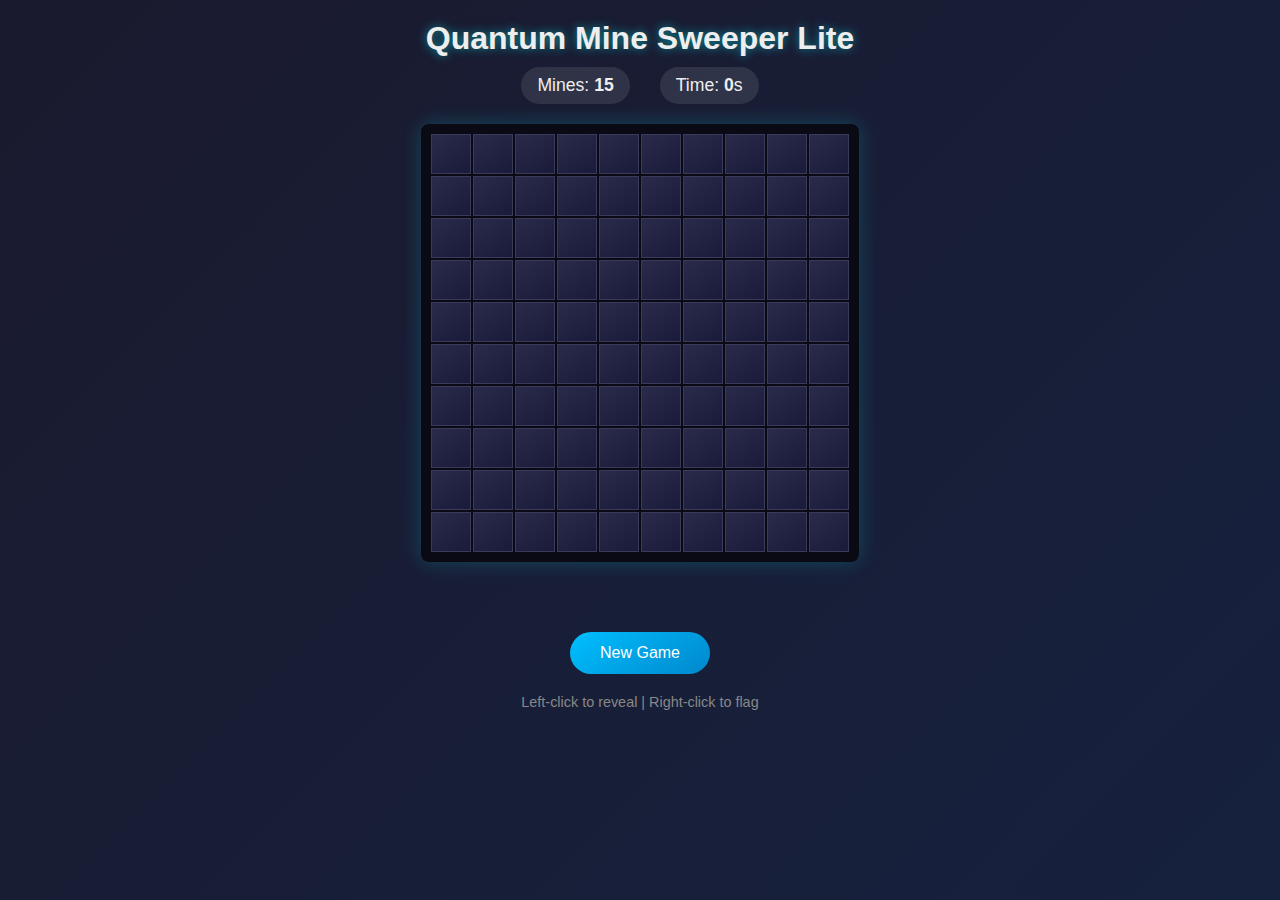
<file: category/games/2026/02/0700-quantum-mine-sweeper-lite/index.html>
<!DOCTYPE html>
<html lang="en">
<head>
    <meta charset="UTF-8">
    <meta name="viewport" content="width=device-width, initial-scale=1.0">
    <title>Quantum Mine Sweeper Lite</title>
    <style>
        * {
            margin: 0;
            padding: 0;
            box-sizing: border-box;
        }

        body {
            font-family: 'Segoe UI', Tahoma, Geneva, Verdana, sans-serif;
            background: linear-gradient(135deg, #1a1a2e 0%, #16213e 100%);
            min-height: 100vh;
            display: flex;
            flex-direction: column;
            align-items: center;
            padding: 20px;
            color: #eee;
        }

        h1 {
            margin-bottom: 10px;
            font-size: 2rem;
            text-shadow: 0 0 10px rgba(0, 255, 255, 0.5);
        }

        .game-info {
            display: flex;
            gap: 30px;
            margin-bottom: 20px;
            font-size: 1.1rem;
        }

        .game-info span {
            background: rgba(255, 255, 255, 0.1);
            padding: 8px 16px;
            border-radius: 20px;
        }

        #board {
            display: grid;
            grid-template-columns: repeat(10, 40px);
            grid-template-rows: repeat(10, 40px);
            gap: 2px;
            background: #0a0a15;
            padding: 10px;
            border-radius: 8px;
            box-shadow: 0 0 20px rgba(0, 255, 255, 0.2);
        }

        .cell {
            width: 40px;
            height: 40px;
            background: linear-gradient(145deg, #2a2a4a, #1a1a3a);
            border: 1px solid #3a3a5a;
            display: flex;
            align-items: center;
            justify-content: center;
            font-weight: bold;
            font-size: 1.2rem;
            cursor: pointer;
            user-select: none;
            transition: all 0.1s ease;
        }

        .cell:hover:not(.revealed):not(.flagged) {
            background: linear-gradient(145deg, #3a3a5a, #2a2a4a);
            transform: scale(1.05);
        }

        .cell.revealed {
            background: #0f0f1f;
            border-color: #1a1a3a;
            cursor: default;
        }

        .cell.mine {
            background: #ff3333;
        }

        .cell.flagged {
            background: linear-gradient(145deg, #4a3a2a, #3a2a1a);
        }

        .cell.flagged::after {
            content: '';
            width: 0;
            height: 0;
            border-left: 8px solid transparent;
            border-right: 8px solid transparent;
            border-bottom: 16px solid #ff6b35;
        }

        .cell[data-num="1"] { color: #00bfff; }
        .cell[data-num="2"] { color: #00ff88; }
        .cell[data-num="3"] { color: #ff6b6b; }
        .cell[data-num="4"] { color: #bf00ff; }
        .cell[data-num="5"] { color: #ff8800; }
        .cell[data-num="6"] { color: #00ffff; }
        .cell[data-num="7"] { color: #ff0088; }
        .cell[data-num="8"] { color: #888; }

        #message {
            margin-top: 20px;
            font-size: 1.3rem;
            min-height: 30px;
            text-align: center;
        }

        #message.win {
            color: #00ff88;
        }

        #message.lose {
            color: #ff6b6b;
        }

        .btn {
            margin-top: 20px;
            padding: 12px 30px;
            font-size: 1rem;
            background: linear-gradient(145deg, #00bfff, #0088cc);
            border: none;
            border-radius: 25px;
            color: white;
            cursor: pointer;
            transition: all 0.2s ease;
        }

        .btn:hover {
            transform: scale(1.05);
            box-shadow: 0 0 15px rgba(0, 191, 255, 0.5);
        }

        .instructions {
            margin-top: 20px;
            font-size: 0.9rem;
            color: #888;
            text-align: center;
        }
    </style>
</head>
<body>
    <h1>Quantum Mine Sweeper Lite</h1>
    <div class="game-info">
        <span>Mines: <strong id="mine-count">15</strong></span>
        <span>Time: <strong id="timer">0</strong>s</span>
    </div>
    <div id="board"></div>
    <div id="message"></div>
    <button class="btn" onclick="initGame()">New Game</button>
    <div class="instructions">
        Left-click to reveal | Right-click to flag
    </div>

    <script>
        const ROWS = 10;
        const COLS = 10;
        const MINES = 15;

        let board = [];
        let revealed = [];
        let flagged = [];
        let gameOver = false;
        let firstClick = true;
        let minePositions = [];
        let timer = 0;
        let timerInterval = null;

        function initGame() {
            board = [];
            revealed = [];
            flagged = [];
            gameOver = false;
            firstClick = true;
            minePositions = [];
            timer = 0;

            if (timerInterval) {
                clearInterval(timerInterval);
                timerInterval = null;
            }

            document.getElementById('timer').textContent = '0';
            document.getElementById('mine-count').textContent = MINES;
            document.getElementById('message').textContent = '';
            document.getElementById('message').className = '';

            for (let i = 0; i < ROWS; i++) {
                board[i] = [];
                revealed[i] = [];
                flagged[i] = [];
                for (let j = 0; j < COLS; j++) {
                    board[i][j] = 0;
                    revealed[i][j] = false;
                    flagged[i][j] = false;
                }
            }

            renderBoard();
        }

        function placeMines(excludeRow, excludeCol) {
            let placed = 0;
            while (placed < MINES) {
                const row = Math.floor(Math.random() * ROWS);
                const col = Math.floor(Math.random() * COLS);

                if (board[row][col] !== -1 &&
                    !(row === excludeRow && col === excludeCol)) {
                    board[row][col] = -1;
                    minePositions.push({ row, col });
                    placed++;
                }
            }

            for (let i = 0; i < ROWS; i++) {
                for (let j = 0; j < COLS; j++) {
                    if (board[i][j] !== -1) {
                        board[i][j] = countAdjacentMines(i, j);
                    }
                }
            }
        }

        function countAdjacentMines(row, col) {
            let count = 0;
            for (let i = -1; i <= 1; i++) {
                for (let j = -1; j <= 1; j++) {
                    const newRow = row + i;
                    const newCol = col + j;
                    if (newRow >= 0 && newRow < ROWS &&
                        newCol >= 0 && newCol < COLS &&
                        board[newRow][newCol] === -1) {
                        count++;
                    }
                }
            }
            return count;
        }

        function renderBoard() {
            const boardEl = document.getElementById('board');
            boardEl.innerHTML = '';

            for (let i = 0; i < ROWS; i++) {
                for (let j = 0; j < COLS; j++) {
                    const cell = document.createElement('div');
                    cell.className = 'cell';
                    cell.dataset.row = i;
                    cell.dataset.col = j;

                    if (revealed[i][j]) {
                        cell.classList.add('revealed');
                        if (board[i][j] === -1) {
                            cell.classList.add('mine');
                            cell.textContent = '';
                        } else if (board[i][j] > 0) {
                            cell.textContent = board[i][j];
                            cell.dataset.num = board[i][j];
                        }
                    } else if (flagged[i][j]) {
                        cell.classList.add('flagged');
                    }

                    cell.addEventListener('click', handleClick);
                    cell.addEventListener('contextmenu', handleRightClick);

                    boardEl.appendChild(cell);
                }
            }
        }

        function handleClick(e) {
            if (gameOver) return;

            const row = parseInt(e.target.dataset.row);
            const col = parseInt(e.target.dataset.col);

            if (flagged[row][col] || revealed[row][col]) return;

            if (firstClick) {
                firstClick = false;
                placeMines(row, col);
                startTimer();
            }

            reveal(row, col);
            checkWin();
            renderBoard();
        }

        function handleRightClick(e) {
            e.preventDefault();
            if (gameOver) return;

            const row = parseInt(e.target.dataset.row);
            const col = parseInt(e.target.dataset.col);

            if (revealed[row][col]) return;

            flagged[row][col] = !flagged[row][col];
            updateFlagCount();
            renderBoard();
        }

        function reveal(row, col) {
            if (row < 0 || row >= ROWS || col < 0 || col >= COLS) return;
            if (revealed[row][col] || flagged[row][col]) return;

            revealed[row][col] = true;

            if (board[row][col] === -1) {
                gameOver = true;
                revealAllMines();
                document.getElementById('message').textContent = 'Game Over! You hit a mine!';
                document.getElementById('message').className = 'lose';
                stopTimer();
                return;
            }

            if (board[row][col] === 0) {
                for (let i = -1; i <= 1; i++) {
                    for (let j = -1; j <= 1; j++) {
                        reveal(row + i, col + j);
                    }
                }
            }
        }

        function revealAllMines() {
            minePositions.forEach(pos => {
                revealed[pos.row][pos.col] = true;
            });
        }

        function checkWin() {
            let unrevealedSafe = 0;
            for (let i = 0; i < ROWS; i++) {
                for (let j = 0; j < COLS; j++) {
                    if (!revealed[i][j] && board[i][j] !== -1) {
                        unrevealedSafe++;
                    }
                }
            }

            if (unrevealedSafe === 0 && !gameOver) {
                gameOver = true;
                document.getElementById('message').textContent = 'Congratulations! You won!';
                document.getElementById('message').className = 'win';
                stopTimer();
            }
        }

        function updateFlagCount() {
            let flagCount = 0;
            for (let i = 0; i < ROWS; i++) {
                for (let j = 0; j < COLS; j++) {
                    if (flagged[i][j]) flagCount++;
                }
            }
            document.getElementById('mine-count').textContent = MINES - flagCount;
        }

        function startTimer() {
            timerInterval = setInterval(() => {
                timer++;
                document.getElementById('timer').textContent = timer;
            }, 1000);
        }

        function stopTimer() {
            if (timerInterval) {
                clearInterval(timerInterval);
                timerInterval = null;
            }
        }

        initGame();
    </script>
</body>
</html>
</file>
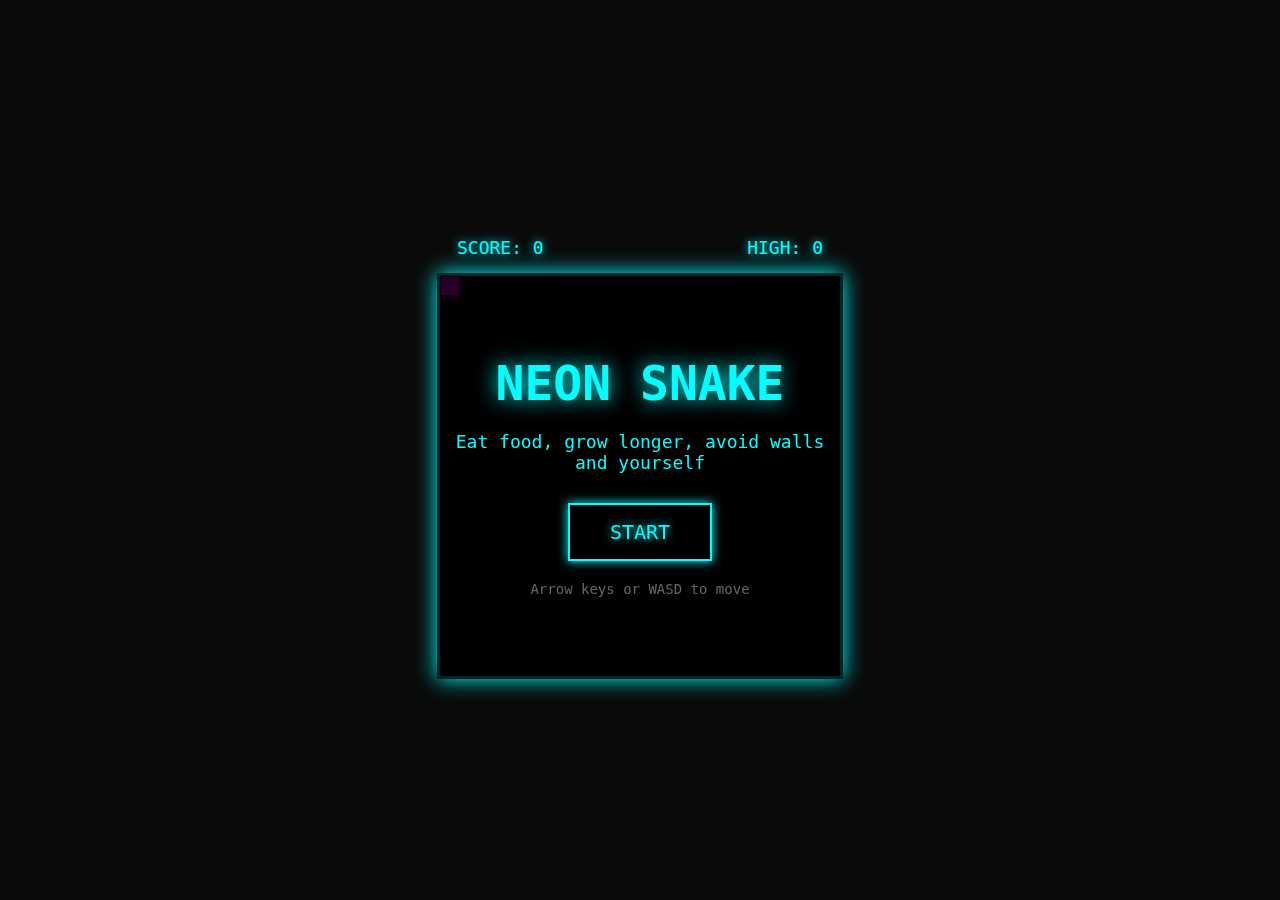
<file: category/games/2026/02/0712-neon-snake-retro/index.html>
<!DOCTYPE html>
<html lang="en">
<head>
    <meta charset="UTF-8">
    <meta name="viewport" content="width=device-width, initial-scale=1.0">
    <title>Neon Snake Retro</title>
    <style>
        * {
            margin: 0;
            padding: 0;
            box-sizing: border-box;
        }

        body {
            background: #0a0a0a;
            display: flex;
            justify-content: center;
            align-items: center;
            min-height: 100vh;
            font-family: monospace;
        }

        .game-container {
            text-align: center;
        }

        .info-bar {
            display: flex;
            justify-content: space-between;
            padding: 15px 20px;
            color: #0ff;
            font-size: 18px;
            text-shadow: 0 0 10px #0ff;
        }

        .canvas-container {
            position: relative;
        }

        canvas {
            border: 3px solid #0ff;
            box-shadow: 0 0 20px #0ff, inset 0 0 20px rgba(0, 255, 255, 0.1);
            background: #000;
            display: block;
        }

        .overlay {
            position: absolute;
            top: 0;
            left: 0;
            width: 100%;
            height: 100%;
            background: rgba(0, 0, 0, 0.85);
            display: flex;
            flex-direction: column;
            justify-content: center;
            align-items: center;
            color: #0ff;
        }

        .overlay.hidden {
            display: none;
        }

        .overlay h1 {
            font-size: 48px;
            margin-bottom: 20px;
            text-shadow: 0 0 20px #0ff;
        }

        .overlay p {
            font-size: 18px;
            margin-bottom: 30px;
        }

        .btn {
            padding: 15px 40px;
            font-size: 20px;
            background: transparent;
            border: 2px solid #0ff;
            color: #0ff;
            cursor: pointer;
            font-family: monospace;
            transition: all 0.3s;
            text-shadow: 0 0 10px #0ff;
            box-shadow: 0 0 10px #0ff;
        }

        .btn:hover {
            background: #0ff;
            color: #000;
        }

        .controls {
            margin-top: 20px;
            color: #666;
            font-size: 14px;
        }

        .final-score {
            font-size: 24px;
            margin-bottom: 20px;
        }
    </style>
</head>
<body>
    <div class="game-container">
        <div class="info-bar">
            <span>SCORE: <span id="score">0</span></span>
            <span>HIGH: <span id="highScore">0</span></span>
        </div>
        <div class="canvas-container">
            <canvas id="gameCanvas" width="400" height="400"></canvas>
            <div id="startOverlay" class="overlay">
                <h1>NEON SNAKE</h1>
                <p>Eat food, grow longer, avoid walls and yourself</p>
                <button class="btn" onclick="startGame()">START</button>
                <div class="controls">Arrow keys or WASD to move</div>
            </div>
            <div id="gameOverOverlay" class="overlay hidden">
                <h1>GAME OVER</h1>
                <p class="final-score">Score: <span id="finalScore">0</span></p>
                <button class="btn" onclick="startGame()">RETRY</button>
            </div>
        </div>
    </div>

    <script>
        const canvas = document.getElementById('gameCanvas');
        const ctx = canvas.getContext('2d');
        const scoreEl = document.getElementById('score');
        const highScoreEl = document.getElementById('highScore');
        const finalScoreEl = document.getElementById('finalScore');
        const startOverlay = document.getElementById('startOverlay');
        const gameOverOverlay = document.getElementById('gameOverOverlay');

        const GRID_SIZE = 20;
        const TILE_COUNT = canvas.width / GRID_SIZE;
        const INITIAL_SPEED = 150;
        const MIN_SPEED = 60;
        const SPEED_DECREASE = 2;

        let snake = [];
        let direction = { x: 1, y: 0 };
        let nextDirection = { x: 1, y: 0 };
        let food = { x: 0, y: 0 };
        let score = 0;
        let highScore = localStorage.getItem('neonSnakeHighScore') || 0;
        let gameSpeed = INITIAL_SPEED;
        let gameLoop = null;
        let gameRunning = false;

        highScoreEl.textContent = highScore;

        function initGame() {
            snake = [
                { x: 10, y: 10 },
                { x: 9, y: 10 },
                { x: 8, y: 10 }
            ];
            direction = { x: 1, y: 0 };
            nextDirection = { x: 1, y: 0 };
            score = 0;
            gameSpeed = INITIAL_SPEED;
            scoreEl.textContent = score;
            spawnFood();
        }

        function spawnFood() {
            let validPosition = false;
            while (!validPosition) {
                food.x = Math.floor(Math.random() * TILE_COUNT);
                food.y = Math.floor(Math.random() * TILE_COUNT);
                validPosition = !snake.some(segment => segment.x === food.x && segment.y === food.y);
            }
        }

        function update() {
            direction = { ...nextDirection };

            const head = {
                x: snake[0].x + direction.x,
                y: snake[0].y + direction.y
            };

            if (head.x < 0 || head.x >= TILE_COUNT || head.y < 0 || head.y >= TILE_COUNT) {
                gameOver();
                return;
            }

            if (snake.some(segment => segment.x === head.x && segment.y === head.y)) {
                gameOver();
                return;
            }

            snake.unshift(head);

            if (head.x === food.x && head.y === food.y) {
                score += 10;
                scoreEl.textContent = score;
                spawnFood();
                if (gameSpeed > MIN_SPEED) {
                    gameSpeed -= SPEED_DECREASE;
                    clearInterval(gameLoop);
                    gameLoop = setInterval(() => {
                        update();
                        draw();
                    }, gameSpeed);
                }
            } else {
                snake.pop();
            }
        }

        function draw() {
            ctx.fillStyle = '#000';
            ctx.fillRect(0, 0, canvas.width, canvas.height);

            ctx.fillStyle = '#0ff';
            ctx.shadowColor = '#0ff';
            ctx.shadowBlur = 10;

            snake.forEach((segment, index) => {
                if (index === 0) {
                    ctx.fillStyle = '#fff';
                    ctx.shadowColor = '#fff';
                } else {
                    ctx.fillStyle = '#0ff';
                    ctx.shadowColor = '#0ff';
                }
                ctx.fillRect(
                    segment.x * GRID_SIZE + 1,
                    segment.y * GRID_SIZE + 1,
                    GRID_SIZE - 2,
                    GRID_SIZE - 2
                );
            });

            ctx.fillStyle = '#f0f';
            ctx.shadowColor = '#f0f';
            ctx.shadowBlur = 15;
            ctx.fillRect(
                food.x * GRID_SIZE + 1,
                food.y * GRID_SIZE + 1,
                GRID_SIZE - 2,
                GRID_SIZE - 2
            );

            ctx.shadowBlur = 0;
        }

        function gameOver() {
            gameRunning = false;
            clearInterval(gameLoop);

            if (score > highScore) {
                highScore = score;
                highScoreEl.textContent = highScore;
                localStorage.setItem('neonSnakeHighScore', highScore);
            }

            finalScoreEl.textContent = score;
            gameOverOverlay.classList.remove('hidden');
        }

        function startGame() {
            startOverlay.classList.add('hidden');
            gameOverOverlay.classList.add('hidden');

            if (gameLoop) {
                clearInterval(gameLoop);
            }

            initGame();
            gameRunning = true;
            draw();

            gameLoop = setInterval(() => {
                update();
                draw();
            }, gameSpeed);
        }

        document.addEventListener('keydown', (e) => {
            if (!gameRunning) return;

            switch (e.key) {
                case 'ArrowUp':
                case 'w':
                case 'W':
                    if (direction.y !== 1) {
                        nextDirection = { x: 0, y: -1 };
                    }
                    e.preventDefault();
                    break;
                case 'ArrowDown':
                case 's':
                case 'S':
                    if (direction.y !== -1) {
                        nextDirection = { x: 0, y: 1 };
                    }
                    e.preventDefault();
                    break;
                case 'ArrowLeft':
                case 'a':
                case 'A':
                    if (direction.x !== 1) {
                        nextDirection = { x: -1, y: 0 };
                    }
                    e.preventDefault();
                    break;
                case 'ArrowRight':
                case 'd':
                case 'D':
                    if (direction.x !== -1) {
                        nextDirection = { x: 1, y: 0 };
                    }
                    e.preventDefault();
                    break;
            }
        });

        draw();
    </script>
</body>
</html>
</file>
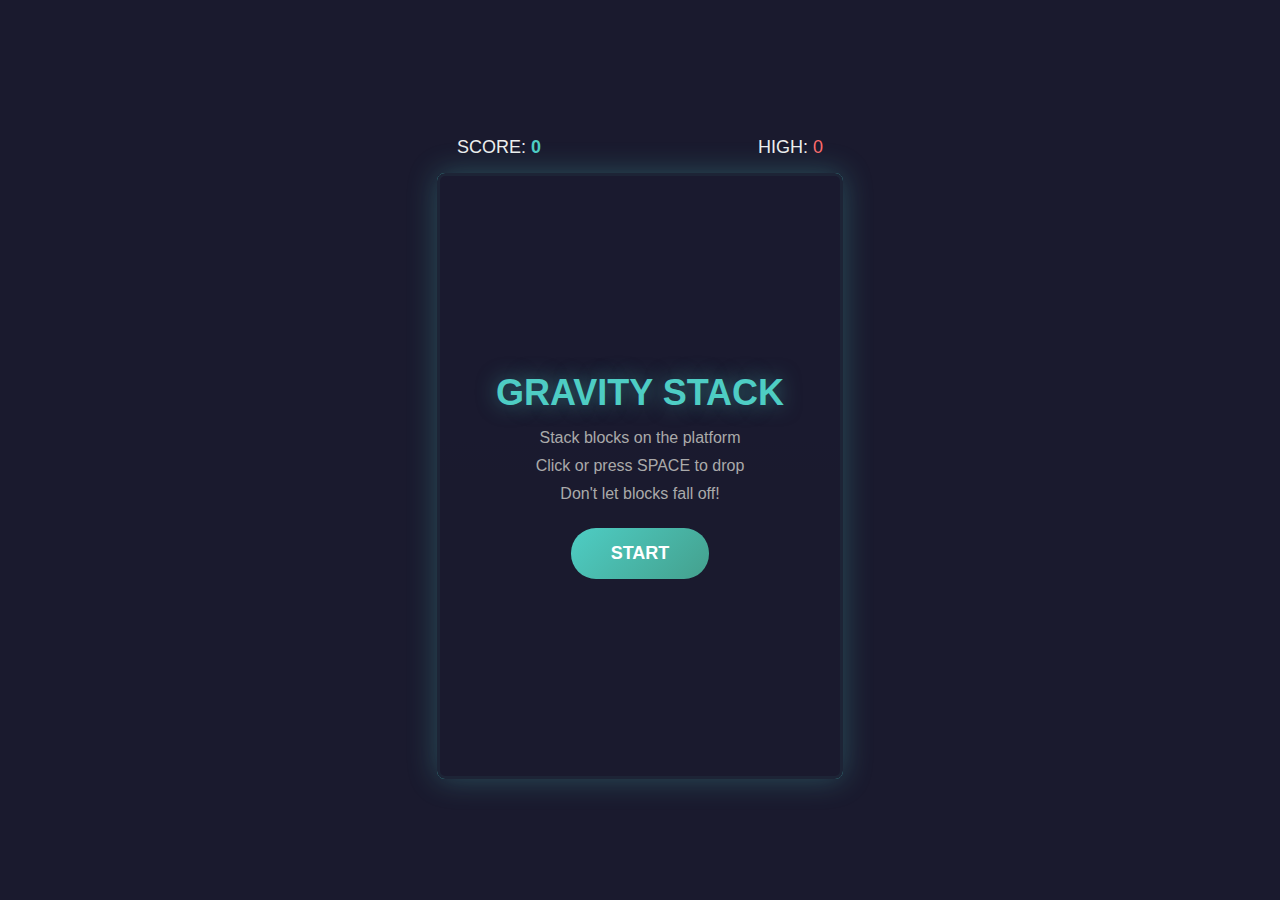
<file: category/games/2026/02/0713-gravity-stack-balance/index.html>
<!DOCTYPE html>
<html lang="en">
<head>
    <meta charset="UTF-8">
    <meta name="viewport" content="width=device-width, initial-scale=1.0">
    <title>Gravity Stack Balance</title>
    <style>
        * {
            margin: 0;
            padding: 0;
            box-sizing: border-box;
        }

        body {
            background: #1a1a2e;
            display: flex;
            justify-content: center;
            align-items: center;
            min-height: 100vh;
            font-family: 'Segoe UI', Tahoma, Geneva, Verdana, sans-serif;
        }

        .game-container {
            text-align: center;
        }

        .info-bar {
            display: flex;
            justify-content: space-between;
            padding: 15px 20px;
            color: #eee;
            font-size: 18px;
        }

        .score-display {
            color: #4ecdc4;
            font-weight: bold;
        }

        .high-score {
            color: #ff6b6b;
        }

        .rank-display {
            color: #ffd93d;
            font-size: 16px;
        }

        .canvas-container {
            position: relative;
        }

        canvas {
            border: 3px solid #4ecdc4;
            box-shadow: 0 0 30px rgba(78, 205, 196, 0.3);
            background: linear-gradient(180deg, #16213e 0%, #1a1a2e 100%);
            display: block;
            border-radius: 8px;
        }

        .overlay {
            position: absolute;
            top: 0;
            left: 0;
            width: 100%;
            height: 100%;
            background: rgba(26, 26, 46, 0.95);
            display: flex;
            flex-direction: column;
            justify-content: center;
            align-items: center;
            color: #eee;
            border-radius: 8px;
        }

        .overlay.hidden {
            display: none;
        }

        .overlay h1 {
            font-size: 36px;
            margin-bottom: 15px;
            color: #4ecdc4;
            text-shadow: 0 0 20px rgba(78, 205, 196, 0.5);
        }

        .overlay p {
            font-size: 16px;
            margin-bottom: 10px;
            color: #aaa;
            max-width: 300px;
        }

        .btn {
            padding: 15px 40px;
            font-size: 18px;
            background: linear-gradient(135deg, #4ecdc4, #44a08d);
            border: none;
            color: #fff;
            cursor: pointer;
            font-family: inherit;
            font-weight: bold;
            border-radius: 25px;
            transition: transform 0.2s, box-shadow 0.2s;
            margin-top: 15px;
        }

        .btn:hover {
            transform: scale(1.05);
            box-shadow: 0 5px 20px rgba(78, 205, 196, 0.4);
        }

        .controls {
            margin-top: 20px;
            color: #666;
            font-size: 14px;
        }

        .final-score {
            font-size: 48px;
            margin: 15px 0;
            color: #4ecdc4;
        }

        .final-rank {
            font-size: 20px;
            margin-bottom: 15px;
            color: #ffd93d;
        }
    </style>
</head>
<body>
    <div class="game-container">
        <div class="info-bar">
            <span>SCORE: <span id="score" class="score-display">0</span></span>
            <span id="rankDisplay" class="rank-display"></span>
            <span>HIGH: <span id="highScore" class="high-score">0</span></span>
        </div>
        <div class="canvas-container">
            <canvas id="gameCanvas" width="400" height="600"></canvas>
            <div id="startOverlay" class="overlay">
                <h1>GRAVITY STACK</h1>
                <p>Stack blocks on the platform</p>
                <p>Click or press SPACE to drop</p>
                <p>Don't let blocks fall off!</p>
                <button class="btn" onclick="startGame()">START</button>
            </div>
            <div id="gameOverOverlay" class="overlay hidden">
                <h1>GAME OVER</h1>
                <p class="final-score"><span id="finalScore">0</span></p>
                <p class="final-rank" id="finalRank"></p>
                <button class="btn" onclick="startGame()">RETRY</button>
            </div>
        </div>
    </div>

    <script>
        const canvas = document.getElementById('gameCanvas');
        const ctx = canvas.getContext('2d');
        const scoreEl = document.getElementById('score');
        const highScoreEl = document.getElementById('highScore');
        const rankDisplayEl = document.getElementById('rankDisplay');
        const finalScoreEl = document.getElementById('finalScore');
        const finalRankEl = document.getElementById('finalRank');
        const startOverlay = document.getElementById('startOverlay');
        const gameOverOverlay = document.getElementById('gameOverOverlay');

        // Physics constants
        const GRAVITY = 0.4;
        const FRICTION = 0.98;
        const GROUND_FRICTION = 0.85;
        const BOUNCE = 0.2;
        const BLOCK_SIZE = 50;
        const PLATFORM_WIDTH = 120;
        const PLATFORM_Y = 550;
        const SPAWN_Y = 50;
        const INITIAL_SPEED = 2;
        const SPEED_INCREMENT = 0.15;

        // Game state
        let blocks = [];
        let score = 0;
        let highScore = localStorage.getItem('gravityStackHighScore') || 0;
        let gameRunning = false;
        let currentBlock = null;
        let blockDirection = 1;
        let blockSpeed = INITIAL_SPEED;
        let animationId = null;

        highScoreEl.textContent = highScore;

        // Block class with physics
        class Block {
            constructor(x, y, width, height, color) {
                this.x = x;
                this.y = y;
                this.width = width;
                this.height = height;
                this.color = color;
                this.vx = 0;
                this.vy = 0;
                this.rotation = 0;
                this.angularVelocity = 0;
                this.isFalling = false;
                this.isSettled = false;
                this.settleTimer = 0;
            }

            get center() {
                return { x: this.x + this.width / 2, y: this.y + this.height / 2 };
            }

            get corners() {
                const cx = this.x + this.width / 2;
                const cy = this.y + this.height / 2;
                const cos = Math.cos(this.rotation);
                const sin = Math.sin(this.rotation);
                const hw = this.width / 2;
                const hh = this.height / 2;

                return [
                    { x: cx + (-hw * cos - (-hh) * sin), y: cy + (-hw * sin + (-hh) * cos) },
                    { x: cx + (hw * cos - (-hh) * sin), y: cy + (hw * sin + (-hh) * cos) },
                    { x: cx + (hw * cos - hh * sin), y: cy + (hw * sin + hh * cos) },
                    { x: cx + (-hw * cos - hh * sin), y: cy + (-hw * sin + hh * cos) }
                ];
            }

            update() {
                if (!this.isFalling) return;

                // Apply gravity
                this.vy += GRAVITY;

                // Apply velocity
                this.x += this.vx;
                this.y += this.vy;
                this.rotation += this.angularVelocity;

                // Apply friction
                this.vx *= FRICTION;
                this.angularVelocity *= FRICTION;

                // Check if settled
                if (Math.abs(this.vx) < 0.1 && Math.abs(this.vy) < 0.1 && Math.abs(this.angularVelocity) < 0.01) {
                    this.settleTimer++;
                    if (this.settleTimer > 30) {
                        this.isSettled = true;
                    }
                } else {
                    this.settleTimer = 0;
                }
            }

            draw(ctx) {
                ctx.save();
                ctx.translate(this.x + this.width / 2, this.y + this.height / 2);
                ctx.rotate(this.rotation);

                // Block body
                ctx.fillStyle = this.color;
                ctx.fillRect(-this.width / 2, -this.height / 2, this.width, this.height);

                // Block border
                ctx.strokeStyle = 'rgba(255,255,255,0.3)';
                ctx.lineWidth = 2;
                ctx.strokeRect(-this.width / 2, -this.height / 2, this.width, this.height);

                // Highlight
                ctx.fillStyle = 'rgba(255,255,255,0.1)';
                ctx.fillRect(-this.width / 2, -this.height / 2, this.width, this.height / 3);

                ctx.restore();
            }

            isOffScreen() {
                const center = this.center;
                return center.y > canvas.height + 100 ||
                       center.x < -100 ||
                       center.x > canvas.width + 100;
            }
        }

        // Platform class
        class Platform {
            constructor() {
                this.x = (canvas.width - PLATFORM_WIDTH) / 2;
                this.y = PLATFORM_Y;
                this.width = PLATFORM_WIDTH;
                this.height = 20;
            }

            draw(ctx) {
                // Platform shadow
                ctx.fillStyle = 'rgba(0,0,0,0.3)';
                ctx.fillRect(this.x + 5, this.y + 5, this.width, this.height);

                // Platform base
                const gradient = ctx.createLinearGradient(this.x, this.y, this.x, this.y + this.height);
                gradient.addColorStop(0, #666);
                gradient.addColorStop(1, #444);
                ctx.fillStyle = gradient;
                ctx.fillRect(this.x, this.y, this.width, this.height);

                // Platform top highlight
                ctx.fillStyle = '#888';
                ctx.fillRect(this.x, this.y, this.width, 3);
            }
        }

        let platform = new Platform();

        // Color palette for blocks
        const blockColors = [
            '#4ecdc4',
            '#ff6b6b',
            '#ffd93d',
            '#a8e6cf',
            '#dda0dd',
            '#98d8c8',
            '#f7dc6f',
            '#bb8fce'
        ];

        function getRandomColor() {
            return blockColors[Math.floor(Math.random() * blockColors.length)];
        }

        function createCurrentBlock() {
            const color = getRandomColor();
            currentBlock = new Block(
                canvas.width / 2 - BLOCK_SIZE / 2,
                SPAWN_Y,
                BLOCK_SIZE,
                BLOCK_SIZE,
                color
            );
            currentBlock.isFalling = false;
            blockDirection = Math.random() > 0.5 ? 1 : -1;
        }

        function spawnBlock() {
            createCurrentBlock();
        }

        function dropBlock() {
            if (currentBlock && !currentBlock.isFalling) {
                currentBlock.isFalling = true;
                currentBlock.vy = 0;
                currentBlock.vx = blockSpeed * blockDirection * 0.5;
            }
        }

        // Collision detection
        function checkCollision(a, b) {
            const aLeft = a.x;
            const aRight = a.x + a.width;
            const aTop = a.y;
            const aBottom = a.y + a.height;

            const bLeft = b.x;
            const bRight = b.x + b.width;
            const bTop = b.y;
            const bBottom = b.y + b.height;

            return aLeft < bRight && aRight > bLeft && aTop < bBottom && aBottom > bTop;
        }

        function resolveCollision(block, other) {
            const blockCenter = block.center;
            const otherCenter = other.center;

            const dx = blockCenter.x - otherCenter.x;
            const dy = blockCenter.y - otherCenter.y;
            const overlapX = (block.width + other.width) / 2 - Math.abs(dx);
            const overlapY = (block.height + other.height) / 2 - Math.abs(dy);

            if (overlapX < overlapY) {
                // Horizontal collision
                if (dx > 0) {
                    block.x += overlapX / 2;
                    other.x -= overlapX / 2;
                } else {
                    block.x -= overlapX / 2;
                    other.x += overlapX / 2;
                }
                const tempVx = block.vx;
                block.vx = other.vx * BOUNCE;
                other.vx = tempVx * BOUNCE;

                // Add some rotation
                block.angularVelocity += (Math.random() - 0.5) * 0.1;
            } else {
                // Vertical collision
                if (dy > 0) {
                    block.y += overlapY / 2;
                    other.y -= overlapY / 2;
                } else {
                    block.y -= overlapY / 2;
                    other.y += overlapY / 2;
                }
                const tempVy = block.vy;
                block.vy = Math.abs(other.vy) * BOUNCE;
                other.vy = -Math.abs(tempVy) * BOUNCE;

                // Ground friction
                block.vx *= GROUND_FRICTION;
                other.vx *= GROUND_FRICTION;
            }
        }

        function checkPlatformCollision(block) {
            const blockBottom = block.y + block.height;
            const blockLeft = block.x;
            const blockRight = block.x + block.width;

            // Check if block is on platform
            if (blockBottom >= platform.y && blockBottom <= platform.y + 20) {
                if (blockRight > platform.x && blockLeft < platform.x + platform.width) {
                    // Landing on platform
                    block.y = platform.y - block.height;
                    block.vy = -block.vy * BOUNCE;
                    block.vx *= GROUND_FRICTION;
                    block.angularVelocity *= GROUND_FRICTION;

                    // Check if block is sliding off
                    const center = block.center;
                    if (center.x < platform.x || center.x > platform.x + platform.width) {
                        // Block is falling off platform
                        block.angularVelocity += (Math.random() - 0.5) * 0.2;
                    }

                    return true;
                }
            }
            return false;
        }

        function checkWallCollisions(block) {
            if (block.x < 0) {
                block.x = 0;
                block.vx = -block.vx * BOUNCE;
            }
            if (block.x + block.width > canvas.width) {
                block.x = canvas.width - block.width;
                block.vx = -block.vx * BOUNCE;
            }
        }

        function getRank(score) {
            if (score >= 50) return "Gravity Master";
            if (score >= 30) return "Balance Expert";
            if (score >= 20) return "Stack Pro";
            if (score >= 10) return "Stable Builder";
            if (score >= 5) return "Novice Stacker";
            return "Beginner";
        }

        function updateRankDisplay() {
            const rank = getRank(score);
            rankDisplayEl.textContent = rank;
        }

        function update() {
            if (!gameRunning) return;

            // Update current block (moving horizontally)
            if (currentBlock && !currentBlock.isFalling) {
                currentBlock.x += blockSpeed * blockDirection;

                // Bounce off walls
                if (currentBlock.x <= 0) {
                    currentBlock.x = 0;
                    blockDirection = 1;
                }
                if (currentBlock.x + currentBlock.width >= canvas.width) {
                    currentBlock.x = canvas.width - currentBlock.width;
                    blockDirection = -1;
                }
            }

            // Update falling blocks
            blocks.forEach(block => {
                if (block.isFalling && !block.isSettled) {
                    block.update();
                    checkWallCollisions(block);
                    checkPlatformCollision(block);
                }
            });

            // Check collisions between falling blocks
            for (let i = 0; i < blocks.length; i++) {
                for (let j = i + 1; j < blocks.length; j++) {
                    const a = blocks[i];
                    const b = blocks[j];
                    if (a.isFalling && b.isFalling && !a.isSettled && !b.isSettled) {
                        if (checkCollision(a, b)) {
                            resolveCollision(a, b);
                        }
                    }
                }
            }

            // Check if current block has settled
            if (currentBlock && currentBlock.isFalling && currentBlock.isSettled) {
                blocks.push(currentBlock);
                score++;
                scoreEl.textContent = score;
                updateRankDisplay();

                // Increase speed
                blockSpeed = INITIAL_SPEED + score * SPEED_INCREMENT;

                // Check for game over (block fell off)
                if (currentBlock.isOffScreen()) {
                    gameOver();
                    return;
                }

                spawnBlock();
            }

            // Check if any settled block fell off
            for (let i = blocks.length - 1; i >= 0; i--) {
                if (blocks[i].isSettled && blocks[i].isOffScreen()) {
                    gameOver();
                    return;
                }
            }
        }

        function draw() {
            // Clear canvas
            ctx.clearRect(0, 0, canvas.width, canvas.height);

            // Draw platform
            platform.draw(ctx);

            // Draw all blocks
            blocks.forEach(block => block.draw(ctx));

            // Draw current block
            if (currentBlock) {
                currentBlock.draw(ctx);

                // Draw aim line
                if (!currentBlock.isFalling) {
                    ctx.strokeStyle = 'rgba(78, 205, 196, 0.3)';
                    ctx.lineWidth = 2;
                    ctx.setLineDash([5, 5]);
                    ctx.beginPath();
                    ctx.moveTo(currentBlock.x + currentBlock.width / 2, currentBlock.y + currentBlock.height);
                    ctx.lineTo(currentBlock.x + currentBlock.width / 2, platform.y);
                    ctx.stroke();
                    ctx.setLineDash([]);
                }
            }
        }

        function gameLoop() {
            update();
            draw();
            animationId = requestAnimationFrame(gameLoop);
        }

        function gameOver() {
            gameRunning = false;
            cancelAnimationFrame(animationId);

            if (score > highScore) {
                highScore = score;
                highScoreEl.textContent = highScore;
                localStorage.setItem('gravityStackHighScore', highScore);
            }

            finalScoreEl.textContent = score;
            finalRankEl.textContent = getRank(score);
            gameOverOverlay.classList.remove('hidden');
        }

        function startGame() {
            startOverlay.classList.add('hidden');
            gameOverOverlay.classList.add('hidden');

            if (animationId) {
                cancelAnimationFrame(animationId);
            }

            // Reset game state
            blocks = [];
            score = 0;
            blockSpeed = INITIAL_SPEED;
            scoreEl.textContent = score;
            rankDisplayEl.textContent = "";
            platform = new Platform();

            spawnBlock();
            gameRunning = true;
            gameLoop();
        }

        // Event listeners
        canvas.addEventListener('click', () => {
            if (gameRunning) {
                dropBlock();
            }
        });

        document.addEventListener('keydown', (e) => {
            if (e.code === 'Space') {
                e.preventDefault();
                if (!gameRunning && !startOverlay.classList.contains('hidden')) {
                    startGame();
                } else if (!gameRunning && !gameOverOverlay.classList.contains('hidden')) {
                    startGame();
                } else if (gameRunning) {
                    dropBlock();
                }
            }
        });

        // Initial draw
        draw();
    </script>
</body>
</html>
</file>
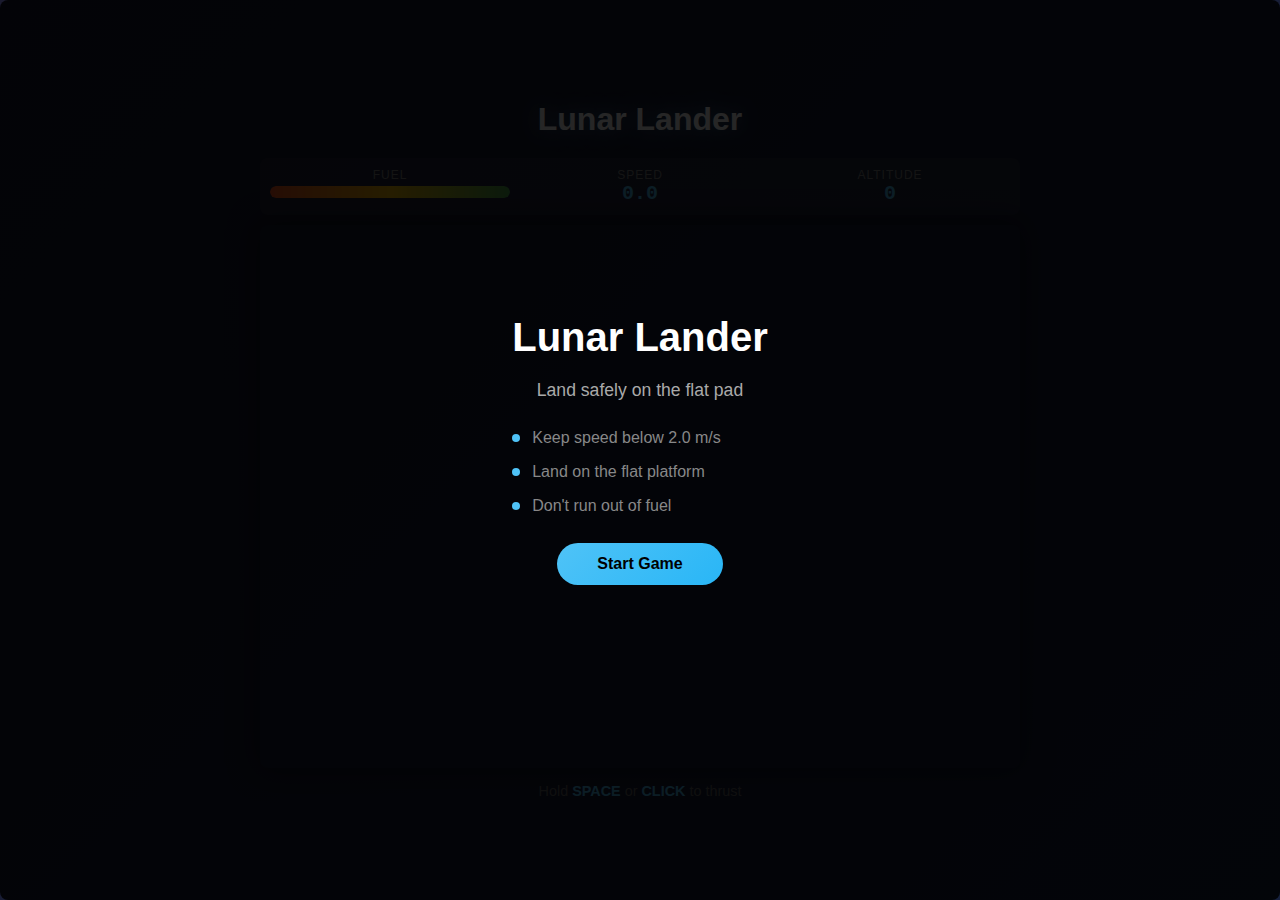
<file: category/games/2026/02/1738891527-lunar-lander-physics-lite/index.html>
<!DOCTYPE html>
<html lang="en">
<head>
    <meta charset="UTF-8">
    <meta name="viewport" content="width=device-width, initial-scale=1.0">
    <title>Lunar Lander Physics Lite</title>
    <link rel="stylesheet" href="style.css">
</head>
<body>
    <div class="container">
        <header>
            <h1>Lunar Lander</h1>
        </header>

        <div class="game-wrapper">
            <div class="hud">
                <div class="hud-item">
                    <span class="hud-label">Fuel</span>
                    <div class="fuel-bar">
                        <div id="fuelBar" class="fuel-fill"></div>
                    </div>
                </div>
                <div class="hud-item">
                    <span class="hud-label">Speed</span>
                    <span id="speed" class="hud-value">0.0</span>
                </div>
                <div class="hud-item">
                    <span class="hud-label">Altitude</span>
                    <span id="altitude" class="hud-value">0</span>
                </div>
            </div>

            <canvas id="gameCanvas"></canvas>

            <div class="controls-info">
                <p>Hold <strong>SPACE</strong> or <strong>CLICK</strong> to thrust</p>
            </div>
        </div>

        <div id="gameOver" class="overlay hidden">
            <div class="message-box">
                <h2 id="resultTitle">Game Over</h2>
                <p id="resultMessage"></p>
                <p id="resultScore" class="score"></p>
                <button id="restartBtn" class="btn">Try Again</button>
            </div>
        </div>

        <div id="startScreen" class="overlay">
            <div class="message-box">
                <h2>Lunar Lander</h2>
                <p>Land safely on the flat pad</p>
                <ul class="instructions">
                    <li>Keep speed below 2.0 m/s</li>
                    <li>Land on the flat platform</li>
                    <li>Don't run out of fuel</li>
                </ul>
                <button id="startBtn" class="btn">Start Game</button>
            </div>
        </div>
    </div>

    <script src="game.js"></script>
</body>
</html>
</file>
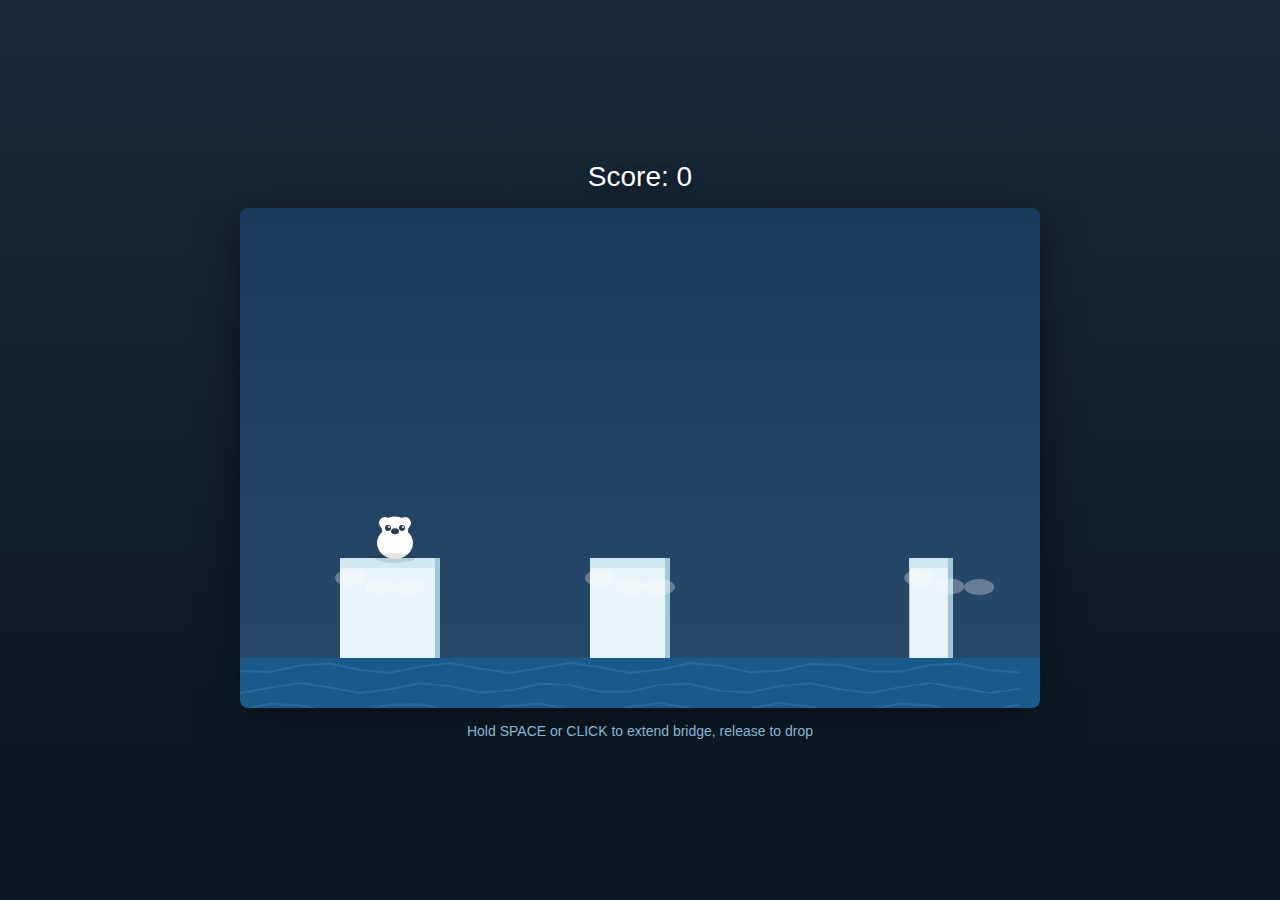
<file: category/games/2026/02/1738933488-polar-bear-ice-bridge/index.html>
<!DOCTYPE html>
<html lang="en">
<head>
    <meta charset="UTF-8">
    <meta name="viewport" content="width=device-width, initial-scale=1.0">
    <title>Polar Bear Ice Bridge</title>
    <style>
        * {
            margin: 0;
            padding: 0;
            box-sizing: border-box;
        }
        body {
            display: flex;
            justify-content: center;
            align-items: center;
            min-height: 100vh;
            background: linear-gradient(180deg, #1a2a3a 0%, #0a1620 100%);
            font-family: Arial, sans-serif;
            overflow: hidden;
        }
        #gameContainer {
            text-align: center;
        }
        canvas {
            display: block;
            border-radius: 8px;
            box-shadow: 0 10px 40px rgba(0,0,0,0.5);
        }
        #score {
            color: #fff;
            font-size: 28px;
            margin-bottom: 15px;
            text-shadow: 0 2px 10px rgba(0,0,0,0.5);
        }
        #instructions {
            color: #8ab4d4;
            font-size: 14px;
            margin-top: 15px;
        }
    </style>
</head>
<body>
    <div id="gameContainer">
        <div id="score">Score: 0</div>
        <canvas id="gameCanvas" width="800" height="500"></canvas>
        <div id="instructions">Hold SPACE or CLICK to extend bridge, release to drop</div>
    </div>

    <script>
        const canvas = document.getElementById('gameCanvas');
        const ctx = canvas.getContext('2d');
        const scoreEl = document.getElementById('score');

        // Game constants
        const PLATFORM_Y = 350;
        const PLATFORM_HEIGHT = 100;
        const BEAR_SIZE = 40;
        const BRIDGE_WIDTH = 8;
        const BRIDGE_GROWTH_RATE = 5;
        const MAX_BRIDGE_LENGTH = 400;
        const FALL_SPEED = 8;

        // Game state
        let platforms = [];
        let bear = { x: 0, y: 0 };
        let bridge = { length: 0, angle: 0, state: 'idle', falling: false };
        let score = 0;
        let gameOver = false;
        let screenOffset = 0;
        let targetOffset = 0;
        let isHolding = false;

        // Colors
        const COLORS = {
            sky: ['#1a3a5c', '#2a4a6c'],
            water: '#1a5a8a',
            platform: ['#e8f4f8', '#d0e8f0'],
            platformDark: '#a0c8d8',
            bear: '#ffffff',
            bearDark: '#d0d8e0',
            bearNose: '#2a3a4a',
            bearEye: '#2a3a4a',
            bridge: '#8b5a2b',
            bridgeDark: '#6b4a1b'
        };

        function init() {
            platforms = [
                { x: 100, width: 100 },
                { x: 350, width: 80 }
            ];
            bear = { x: 135, y: PLATFORM_Y - BEAR_SIZE };
            bridge = { length: 0, angle: 0, state: 'idle', falling: false };
            score = 0;
            gameOver = false;
            screenOffset = 0;
            targetOffset = 0;
            updateScore();
        }

        function generateNextPlatform() {
            const lastPlatform = platforms[platforms.length - 1];
            const minDistance = 100;
            const maxDistance = 280;
            const minWidth = 40;
            const maxWidth = 100;
            const distance = minDistance + Math.random() * (maxDistance - minDistance);
            const width = minWidth + Math.random() * (maxWidth - minWidth);
            platforms.push({
                x: lastPlatform.x + lastPlatform.width + distance,
                width: width
            });
        }

        function updateScore() {
            scoreEl.textContent = `Score: ${score}`;
        }

        function drawBackground() {
            // Sky gradient
            const skyGrad = ctx.createLinearGradient(0, 0, 0, canvas.height);
            skyGrad.addColorStop(0, COLORS.sky[0]);
            skyGrad.addColorStop(1, COLORS.sky[1]);
            ctx.fillStyle = skyGrad;
            ctx.fillRect(0, 0, canvas.width, canvas.height);

            // Water
            ctx.fillStyle = COLORS.water;
            ctx.fillRect(0, PLATFORM_Y + PLATFORM_HEIGHT, canvas.width, canvas.height - PLATFORM_Y - PLATFORM_HEIGHT);

            // Water waves
            ctx.strokeStyle = '#2a6a9a';
            ctx.lineWidth = 2;
            for (let i = 0; i < 5; i++) {
                const waveY = PLATFORM_Y + PLATFORM_HEIGHT + 10 + i * 20;
                ctx.beginPath();
                for (let x = 0; x < canvas.width; x += 30) {
                    const offset = Math.sin((x + Date.now() / 500 + i * 20) * 0.05) * 5;
                    if (x === 0) {
                        ctx.moveTo(x, waveY + offset);
                    } else {
                        ctx.lineTo(x, waveY + offset);
                    }
                }
                ctx.stroke();
            }
        }

        function drawPlatform(p) {
            const x = p.x - screenOffset;
            if (x > canvas.width || x + p.width < 0) return;

            // Main platform
            ctx.fillStyle = COLORS.platform[0];
            ctx.fillRect(x, PLATFORM_Y, p.width, PLATFORM_HEIGHT);

            // Top edge
            ctx.fillStyle = COLORS.platform[1];
            ctx.fillRect(x, PLATFORM_Y, p.width, 10);

            // Side shadow
            ctx.fillStyle = COLORS.platformDark;
            ctx.fillRect(x + p.width - 5, PLATFORM_Y, 5, PLATFORM_HEIGHT);

            // Ice texture
            ctx.fillStyle = 'rgba(255,255,255,0.3)';
            for (let i = 0; i < 3; i++) {
                const tx = x + 10 + i * 30;
                const ty = PLATFORM_Y + 20 + Math.sin(i) * 10;
                ctx.beginPath();
                ctx.ellipse(tx, ty, 15, 8, 0, 0, Math.PI * 2);
                ctx.fill();
            }
        }

        function drawBear() {
            const x = bear.x - screenOffset;
            const y = bear.y;
            const size = BEAR_SIZE;

            // Body
            ctx.fillStyle = COLORS.bear;
            ctx.beginPath();
            ctx.ellipse(x + size/2, y + size/2 + 5, size/2 - 2, size/2.5, 0, 0, Math.PI * 2);
            ctx.fill();

            // Head
            ctx.beginPath();
            ctx.ellipse(x + size/2, y + size/4, size/3, size/3.5, 0, 0, Math.PI * 2);
            ctx.fill();

            // Ears
            ctx.beginPath();
            ctx.arc(x + size/4, y + size/8, 6, 0, Math.PI * 2);
            ctx.arc(x + size*0.75, y + size/8, 6, 0, Math.PI * 2);
            ctx.fill();

            // Eyes
            ctx.fillStyle = COLORS.bearEye;
            ctx.beginPath();
            ctx.arc(x + size/2 - 7, y + size/4, 3, 0, Math.PI * 2);
            ctx.arc(x + size/2 + 7, y + size/4, 3, 0, Math.PI * 2);
            ctx.fill();

            // Eye shine
            ctx.fillStyle = '#fff';
            ctx.beginPath();
            ctx.arc(x + size/2 - 6, y + size/4 - 1, 1, 0, Math.PI * 2);
            ctx.arc(x + size/2 + 8, y + size/4 - 1, 1, 0, Math.PI * 2);
            ctx.fill();

            // Nose
            ctx.fillStyle = COLORS.bearNose;
            ctx.beginPath();
            ctx.ellipse(x + size/2, y + size/3, 4, 3, 0, 0, Math.PI * 2);
            ctx.fill();

            // Shadow
            ctx.fillStyle = 'rgba(0,0,0,0.1)';
            ctx.beginPath();
            ctx.ellipse(x + size/2, y + size, size/2, 5, 0, 0, Math.PI * 2);
            ctx.fill();
        }

        function drawBridge() {
            if (bridge.length <= 0) return;

            const currentPlatform = platforms[0];
            const startX = currentPlatform.x + currentPlatform.width - screenOffset;
            const startY = PLATFORM_Y;

            ctx.save();
            ctx.translate(startX, startY);
            ctx.rotate(bridge.angle);

            // Bridge
            ctx.fillStyle = COLORS.bridge;
            ctx.fillRect(0, -BRIDGE_WIDTH/2, bridge.length, BRIDGE_WIDTH);

            // Bridge end piece
            ctx.fillStyle = COLORS.bridgeDark;
            ctx.fillRect(bridge.length - 10, -BRIDGE_WIDTH/2, 10, BRIDGE_WIDTH);

            // Bridge texture
            ctx.fillStyle = COLORS.bridgeDark;
            for (let i = 20; i < bridge.length; i += 30) {
                ctx.fillRect(i, -BRIDGE_WIDTH/2, 2, BRIDGE_WIDTH);
            }

            ctx.restore();
        }

        function drawGameOver() {
            ctx.fillStyle = 'rgba(0,0,0,0.7)';
            ctx.fillRect(0, 0, canvas.width, canvas.height);

            ctx.fillStyle = '#fff';
            ctx.font = 'bold 48px Arial';
            ctx.textAlign = 'center';
            ctx.fillText('Game Over!', canvas.width/2, canvas.height/2 - 40);

            ctx.font = '24px Arial';
            ctx.fillText(`Final Score: ${score}`, canvas.width/2, canvas.height/2 + 10);

            ctx.font = '18px Arial';
            ctx.fillStyle = '#8ab4d4';
            ctx.fillText('Press SPACE or CLICK to restart', canvas.width/2, canvas.height/2 + 50);
        }

        function checkBridgeSuccess() {
            const currentPlatform = platforms[0];
            const nextPlatform = platforms[1];
            const bridgeEnd = currentPlatform.x + currentPlatform.width + bridge.length;

            const hit = bridgeEnd >= nextPlatform.x && bridgeEnd <= nextPlatform.x + nextPlatform.width;

            if (hit) {
                const center = nextPlatform.x + nextPlatform.width / 2;
                const distance = Math.abs(bridgeEnd - center);
                const bonus = distance < nextPlatform.width / 4 ? 1 : 0;
                score += 1 + bonus;
                updateScore();

                // Move bear
                const targetX = nextPlatform.x + nextPlatform.width / 2 - BEAR_SIZE / 2;
                const duration = 500;
                const startX = bear.x;
                const startTime = Date.now();

                function animateBear() {
                    const elapsed = Date.now() - startTime;
                    const progress = Math.min(elapsed / duration, 1);
                    bear.x = startX + (targetX - startX) * progress;

                    if (progress < 1) {
                        requestAnimationFrame(animateBear);
                    } else {
                        // Remove old platform and shift
                        targetOffset = currentPlatform.x + currentPlatform.width;
                        platforms.shift();
                        generateNextPlatform();

                        // Reset bridge
                        setTimeout(() => {
                            bridge = { length: 0, angle: 0, state: 'idle', falling: false };
                        }, 300);
                    }
                }
                animateBear();
            } else {
                gameOver = true;
            }
        }

        function update() {
            // Smooth camera scroll
            screenOffset += (targetOffset - screenOffset) * 0.1;

            // Bridge growing
            if (bridge.state === 'growing' && !bridge.falling) {
                bridge.length += BRIDGE_GROWTH_RATE;
                if (bridge.length >= MAX_BRIDGE_LENGTH) {
                    bridge.length = MAX_BRIDGE_LENGTH;
                }
            }

            // Bridge falling
            if (bridge.falling) {
                bridge.angle += 0.05;
                if (bridge.angle >= Math.PI / 2) {
                    bridge.angle = Math.PI / 2;
                    bridge.falling = false;
                    checkBridgeSuccess();
                }
            }
        }

        function draw() {
            ctx.clearRect(0, 0, canvas.width, canvas.height);

            drawBackground();

            // Draw platforms
            platforms.forEach(drawPlatform);

            drawBridge();
            drawBear();

            if (gameOver) {
                drawGameOver();
            }
        }

        function gameLoop() {
            update();
            draw();
            requestAnimationFrame(gameLoop);
        }

        // Event handlers
        function startHold(e) {
            if (e.type === 'keydown' && e.code !== 'Space') return;
            e.preventDefault();

            if (gameOver) {
                init();
                return;
            }

            if (bridge.state === 'idle') {
                bridge.state = 'growing';
                bridge.length = 0;
                bridge.angle = 0;
            }
            isHolding = true;
        }

        function endHold(e) {
            if (e.type === 'keyup' && e.code !== 'Space') return;
            if (!isHolding) return;
            e.preventDefault();

            if (bridge.state === 'growing' && !gameOver) {
                bridge.state = 'falling';
                bridge.falling = true;
            }
            isHolding = false;
        }

        document.addEventListener('keydown', startHold);
        document.addEventListener('keyup', endHold);
        canvas.addEventListener('mousedown', startHold);
        canvas.addEventListener('mouseup', endHold);
        canvas.addEventListener('touchstart', (e) => { e.preventDefault(); startHold(e); });
        canvas.addEventListener('touchend', (e) => { e.preventDefault(); endHold(e); });

        // Start game
        init();
        generateNextPlatform();
        gameLoop();
    </script>
</body>
</html>
</file>
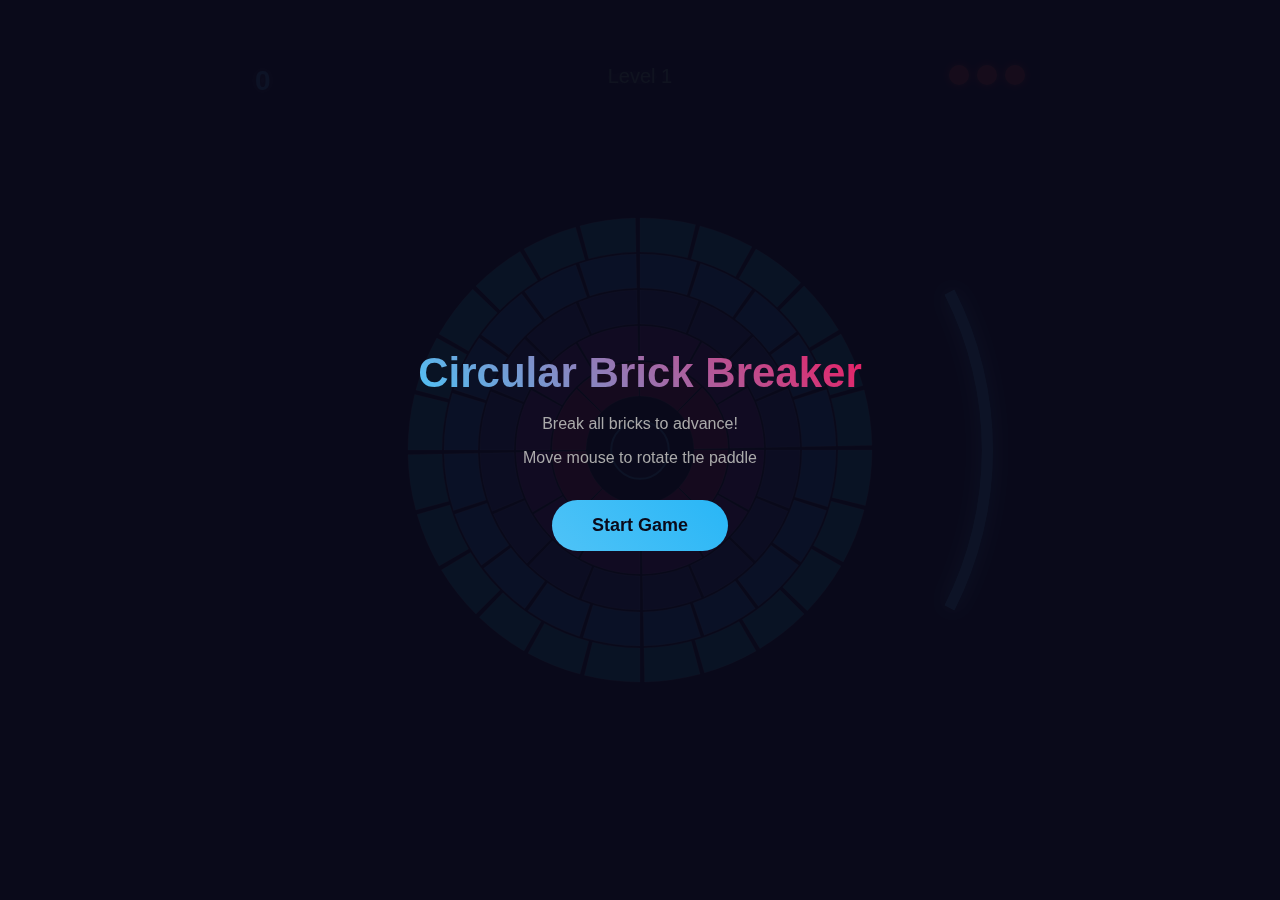
<file: category/games/2026/02/20250207-005753-000-circular-brick-breaker-classic/index.html>
<!DOCTYPE html>
<html lang="en">
<head>
    <meta charset="UTF-8">
    <meta name="viewport" content="width=device-width, initial-scale=1.0">
    <title>Circular Brick Breaker Classic</title>
    <link rel="stylesheet" href="styles.css">
</head>
<body>
    <div id="game-container">
        <canvas id="gameCanvas"></canvas>
        <div id="ui-overlay">
            <div id="score-display">
                <span id="score">0</span>
                <span id="combo"></span>
            </div>
            <div id="lives-display">
                <span class="life"></span>
                <span class="life"></span>
                <span class="life"></span>
            </div>
            <div id="level-display">Level 1</div>
        </div>
        <div id="start-screen" class="overlay">
            <h1>Circular Brick Breaker</h1>
            <p>Break all bricks to advance!</p>
            <p>Move mouse to rotate the paddle</p>
            <button id="start-btn">Start Game</button>
        </div>
        <div id="game-over-screen" class="overlay hidden">
            <h1>Game Over</h1>
            <p>Final Score: <span id="final-score">0</span></p>
            <button id="restart-btn">Play Again</button>
        </div>
        <div id="level-complete-screen" class="overlay hidden">
            <h1>Level Complete!</h1>
            <p>Score: <span id="level-score">0</span></p>
            <button id="next-level-btn">Next Level</button>
        </div>
    </div>
    <script src="game.js"></script>
</body>
</html>
</file>
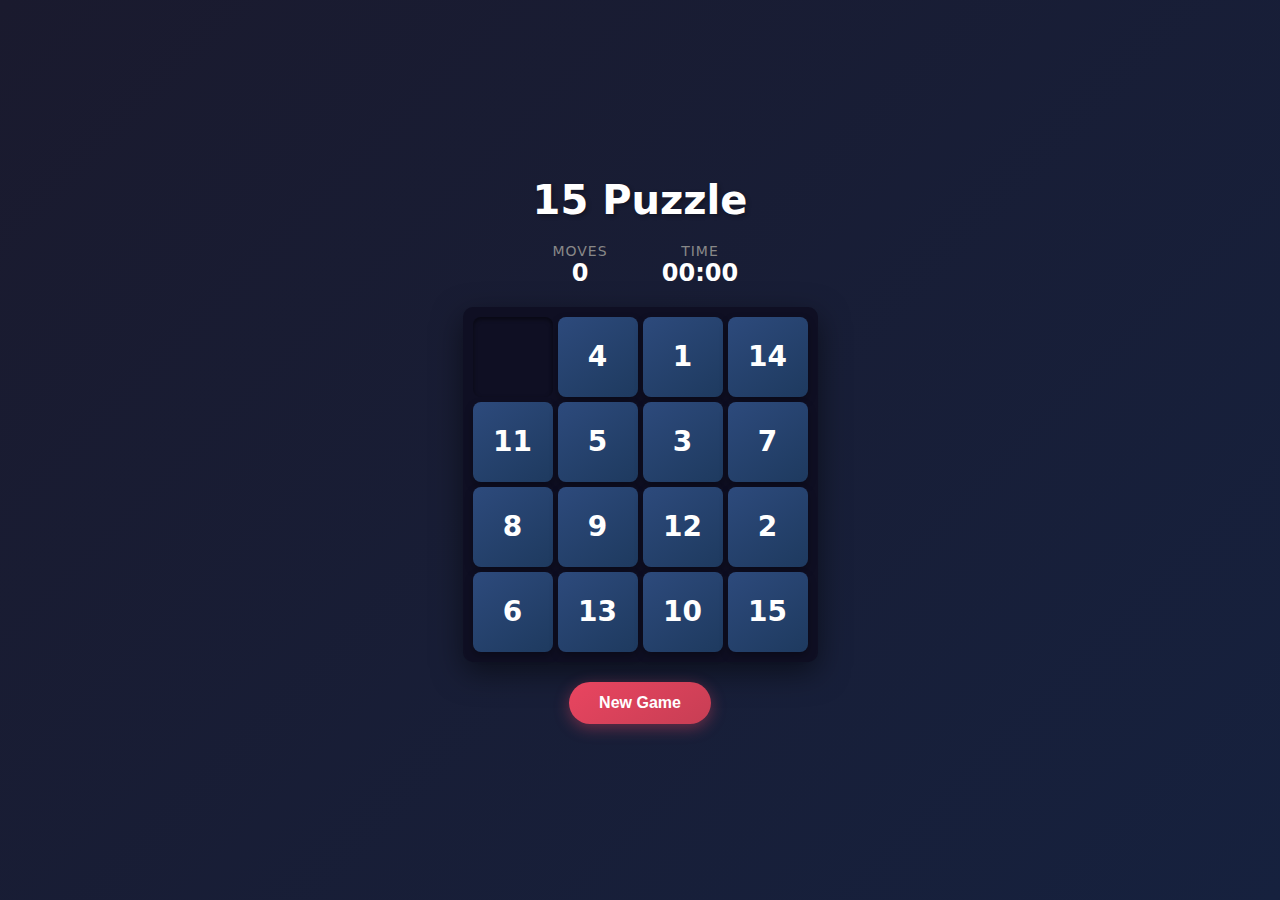
<file: category/games/2026/02/20250207-020507-000-sliding-number-classic-puzzle/index.html>
<!DOCTYPE html>
<html lang="en">
<head>
    <meta charset="UTF-8">
    <meta name="viewport" content="width=device-width, initial-scale=1.0">
    <title>Sliding Number Classic Puzzle</title>
    <link rel="stylesheet" href="style.css">
</head>
<body>
    <div class="container">
        <header>
            <h1>15 Puzzle</h1>
        </header>

        <div class="stats">
            <div class="stat">
                <span class="stat-label">Moves</span>
                <span id="moveCount" class="stat-value">0</span>
            </div>
            <div class="stat">
                <span class="stat-label">Time</span>
                <span id="timer" class="stat-value">00:00</span>
            </div>
        </div>

        <div id="puzzle" class="puzzle"></div>

        <button id="resetBtn" class="reset-btn">New Game</button>

        <div id="successMessage" class="success-message hidden">
            <h2>Success!</h2>
            <p>Moves: <span id="finalMoves">0</span></p>
            <p>Time: <span id="finalTime">00:00</span></p>
        </div>
    </div>

    <script src="script.js"></script>
</body>
</html>
</file>
<file: category/games/2026/02-06-22-color-flood-puzzle/style.css>
* {
    margin: 0;
    padding: 0;
    box-sizing: border-box;
}

body {
    font-family: 'Segoe UI', Tahoma, Geneva, Verdana, sans-serif;
    background: linear-gradient(135deg, #667eea 0%, #764ba2 100%);
    min-height: 100vh;
    display: flex;
    justify-content: center;
    align-items: center;
    padding: 20px;
}

.container {
    background: rgba(255, 255, 255, 0.95);
    border-radius: 20px;
    padding: 30px;
    box-shadow: 0 20px 60px rgba(0, 0, 0, 0.3);
    max-width: 600px;
    width: 100%;
}

.header {
    text-align: center;
    margin-bottom: 20px;
}

.header h1 {
    color: #333;
    font-size: 2rem;
    margin-bottom: 15px;
    text-shadow: 2px 2px 4px rgba(0, 0, 0, 0.1);
}

.game-info {
    display: flex;
    justify-content: center;
    gap: 30px;
    flex-wrap: wrap;
}

.info-item {
    display: flex;
    flex-direction: column;
    align-items: center;
}

.info-item .label {
    font-size: 0.85rem;
    color: #666;
    text-transform: uppercase;
    letter-spacing: 1px;
}

.info-item .value {
    font-size: 1.5rem;
    font-weight: bold;
    color: #333;
}

.game-container {
    display: flex;
    flex-direction: column;
    align-items: center;
    gap: 20px;
}

.board {
    display: grid;
    gap: 2px;
    background: #333;
    padding: 5px;
    border-radius: 10px;
    box-shadow: inset 0 2px 10px rgba(0, 0, 0, 0.3);
}

.board.size-12 {
    grid-template-columns: repeat(12, 1fr);
}

.board.size-16 {
    grid-template-columns: repeat(16, 1fr);
}

.tile {
    width: 35px;
    height: 35px;
    border-radius: 4px;
    transition: background-color 0.2s ease, transform 0.1s ease;
    cursor: pointer;
}

.tile:hover {
    transform: scale(1.05);
    z-index: 1;
}

.tile.flooded {
    animation: pulse 0.3s ease;
}

@keyframes pulse {
    0%, 100% { transform: scale(1); }
    50% { transform: scale(1.1); }
}

.controls {
    width: 100%;
    display: flex;
    flex-direction: column;
    align-items: center;
    gap: 15px;
}

.color-buttons {
    display: flex;
    gap: 10px;
    flex-wrap: wrap;
    justify-content: center;
}

.color-btn {
    width: 50px;
    height: 50px;
    border: 3px solid #fff;
    border-radius: 50%;
    cursor: pointer;
    transition: transform 0.2s ease, box-shadow 0.2s ease;
    box-shadow: 0 4px 10px rgba(0, 0, 0, 0.2);
}

.color-btn:hover {
    transform: scale(1.15);
    box-shadow: 0 6px 15px rgba(0, 0, 0, 0.3);
}

.color-btn:active {
    transform: scale(1.05);
}

.color-btn.disabled {
    opacity: 0.3;
    cursor: not-allowed;
    pointer-events: none;
}

.game-controls {
    display: flex;
    gap: 10px;
    flex-wrap: wrap;
    justify-content: center;
}

.btn {
    padding: 12px 24px;
    border: none;
    border-radius: 25px;
    font-size: 1rem;
    font-weight: 600;
    cursor: pointer;
    transition: transform 0.2s ease, box-shadow 0.2s ease;
}

.btn-primary {
    background: linear-gradient(135deg, #667eea 0%, #764ba2 100%);
    color: white;
    box-shadow: 0 4px 15px rgba(102, 126, 234, 0.4);
}

.btn-primary:hover {
    transform: translateY(-2px);
    box-shadow: 0 6px 20px rgba(102, 126, 234, 0.5);
}

.btn-secondary {
    background: linear-gradient(135deg, #f093fb 0%, #f5576c 100%);
    color: white;
    box-shadow: 0 4px 15px rgba(240, 147, 251, 0.4);
}

.btn-secondary:hover {
    transform: translateY(-2px);
    box-shadow: 0 6px 20px rgba(240, 147, 251, 0.5);
}

.message-overlay {
    position: fixed;
    top: 0;
    left: 0;
    width: 100%;
    height: 100%;
    background: rgba(0, 0, 0, 0.7);
    display: none;
    justify-content: center;
    align-items: center;
    z-index: 1000;
    backdrop-filter: blur(5px);
}

.message-overlay.active {
    display: flex;
}

.message-content {
    background: white;
    padding: 40px;
    border-radius: 20px;
    text-align: center;
    box-shadow: 0 20px 60px rgba(0, 0, 0, 0.3);
    max-width: 400px;
    animation: slideIn 0.3s ease;
}

@keyframes slideIn {
    from {
        opacity: 0;
        transform: translateY(-30px);
    }
    to {
        opacity: 1;
        transform: translateY(0);
    }
}

.message-content h2 {
    font-size: 2rem;
    margin-bottom: 15px;
}

.message-content.win h2 {
    color: #4CAF50;
}

.message-content.lose h2 {
    color: #f44336;
}

.message-content p {
    font-size: 1.1rem;
    color: #666;
    margin-bottom: 25px;
}

@media (max-width: 600px) {
    .container {
        padding: 20px;
    }

    .header h1 {
        font-size: 1.5rem;
    }

    .tile {
        width: 28px;
        height: 28px;
    }

    .color-btn {
        width: 40px;
        height: 40px;
    }

    .btn {
        padding: 10px 20px;
        font-size: 0.9rem;
    }
}
</file>
<file: category/games/2026/02-06-23-galactic-dodge-classic/style.css>
* {
    margin: 0;
    padding: 0;
    box-sizing: border-box;
}

body {
    font-family: 'Segoe UI', Tahoma, Geneva, Verdana, sans-serif;
    background: linear-gradient(135deg, #0c0c1e 0%, #1a1a3e 100%);
    display: flex;
    justify-content: center;
    align-items: center;
    min-height: 100vh;
    overflow: hidden;
}

.game-container {
    position: relative;
    width: 600px;
    height: 700px;
    border: 3px solid #4a9eff;
    border-radius: 10px;
    box-shadow: 0 0 30px rgba(74, 158, 255, 0.5);
    overflow: hidden;
}

#gameCanvas {
    display: block;
    background: radial-gradient(ellipse at center, #1a1a3e 0%, #0c0c1e 100%);
    cursor: crosshair;
}

.screen {
    position: absolute;
    top: 0;
    left: 0;
    width: 100%;
    height: 100%;
    display: flex;
    flex-direction: column;
    justify-content: center;
    align-items: center;
    background: rgba(12, 12, 30, 0.95);
    z-index: 10;
    transition: opacity 0.3s ease;
}

.screen.hidden {
    opacity: 0;
    pointer-events: none;
}

.screen h1 {
    font-size: 42px;
    color: #4a9eff;
    text-shadow: 0 0 20px rgba(74, 158, 255, 0.8);
    margin-bottom: 20px;
    text-transform: uppercase;
    letter-spacing: 3px;
}

.screen p {
    color: #b8c5d6;
    font-size: 18px;
    margin: 10px 0;
}

.screen button {
    margin-top: 30px;
    padding: 15px 40px;
    font-size: 20px;
    font-weight: bold;
    color: #0c0c1e;
    background: linear-gradient(135deg, #4a9eff 0%, #2d7dd2 100%);
    border: none;
    border-radius: 50px;
    cursor: pointer;
    transition: all 0.3s ease;
    box-shadow: 0 5px 20px rgba(74, 158, 255, 0.4);
}

.screen button:hover {
    transform: translateY(-3px);
    box-shadow: 0 8px 30px rgba(74, 158, 255, 0.6);
}

.screen button:active {
    transform: translateY(-1px);
}

#hud {
    position: absolute;
    top: 0;
    left: 0;
    width: 100%;
    padding: 15px 20px;
    display: flex;
    justify-content: space-between;
    background: linear-gradient(180deg, rgba(12, 12, 30, 0.9) 0%, transparent 100%);
    z-index: 5;
    transition: opacity 0.3s ease;
}

#hud.hidden {
    opacity: 0;
    pointer-events: none;
}

#hud .score,
#hud .high-score {
    color: #4a9eff;
    font-size: 20px;
    font-weight: bold;
    text-shadow: 0 0 10px rgba(74, 158, 255, 0.5);
}

#hud .score span,
#hud .high-score span {
    color: #ffffff;
}
</file>
<file: category/games/2026/02/1738891527-lunar-lander-physics-lite/style.css>
* {
    margin: 0;
    padding: 0;
    box-sizing: border-box;
}

body {
    font-family: 'Segoe UI', Tahoma, Geneva, Verdana, sans-serif;
    background: linear-gradient(135deg, #1a1a2e 0%, #16213e 100%);
    min-height: 100vh;
    display: flex;
    justify-content: center;
    align-items: center;
    color: #eee;
}

.container {
    width: 100%;
    max-width: 800px;
    padding: 20px;
}

header {
    text-align: center;
    margin-bottom: 20px;
}

header h1 {
    font-size: 2rem;
    color: #fff;
    text-shadow: 0 0 20px rgba(100, 200, 255, 0.5);
}

.game-wrapper {
    position: relative;
}

.hud {
    display: flex;
    justify-content: space-between;
    gap: 10px;
    margin-bottom: 10px;
    padding: 10px;
    background: rgba(255, 255, 255, 0.05);
    border-radius: 8px;
}

.hud-item {
    display: flex;
    flex-direction: column;
    align-items: center;
    flex: 1;
}

.hud-label {
    font-size: 0.75rem;
    color: #888;
    text-transform: uppercase;
    letter-spacing: 1px;
}

.hud-value {
    font-size: 1.25rem;
    font-weight: bold;
    color: #4fc3f7;
    font-family: 'Courier New', monospace;
}

.fuel-bar {
    width: 100%;
    height: 12px;
    background: rgba(255, 255, 255, 0.1);
    border-radius: 6px;
    overflow: hidden;
    margin-top: 4px;
}

.fuel-fill {
    height: 100%;
    background: linear-gradient(90deg, #ff5722, #ffc107, #4caf50);
    border-radius: 6px;
    transition: width 0.1s ease;
}

#gameCanvas {
    display: block;
    width: 100%;
    border-radius: 8px;
    box-shadow: 0 0 30px rgba(0, 0, 0, 0.5);
}

.controls-info {
    text-align: center;
    margin-top: 15px;
    color: #666;
    font-size: 0.9rem;
}

.controls-info strong {
    color: #4fc3f7;
}

.overlay {
    position: absolute;
    top: 0;
    left: 0;
    right: 0;
    bottom: 0;
    background: rgba(0, 0, 0, 0.85);
    display: flex;
    justify-content: center;
    align-items: center;
    border-radius: 8px;
}

.overlay.hidden {
    display: none;
}

.message-box {
    text-align: center;
    padding: 40px;
}

.message-box h2 {
    font-size: 2.5rem;
    margin-bottom: 20px;
    color: #fff;
}

.message-box p {
    font-size: 1.1rem;
    color: #aaa;
    margin-bottom: 10px;
}

.score {
    font-size: 2rem;
    color: #ffc107;
    margin: 20px 0;
}

.instructions {
    text-align: left;
    list-style: none;
    color: #888;
    margin: 20px 0;
}

.instructions li {
    padding: 8px 0;
    padding-left: 20px;
    position: relative;
}

.instructions li:before {
    content: "";
    position: absolute;
    left: 0;
    top: 50%;
    transform: translateY(-50%);
    width: 8px;
    height: 8px;
    border-radius: 50%;
    background: #4fc3f7;
}

.btn {
    padding: 12px 40px;
    font-size: 1rem;
    background: linear-gradient(135deg, #4fc3f7, #29b6f6);
    color: #000;
    border: none;
    border-radius: 25px;
    cursor: pointer;
    font-weight: bold;
    transition: transform 0.2s, box-shadow 0.2s;
}

.btn:hover {
    transform: scale(1.05);
    box-shadow: 0 0 20px rgba(79, 195, 247, 0.5);
}

.btn:active {
    transform: scale(0.98);
}

@media (max-width: 600px) {
    header h1 {
        font-size: 1.5rem;
    }

    .hud {
        flex-wrap: wrap;
    }

    .hud-value {
        font-size: 1rem;
    }

    .message-box {
        padding: 20px;
    }

    .message-box h2 {
        font-size: 1.8rem;
    }
}
</file>
<file: category/games/2026/02/20250207-005753-000-circular-brick-breaker-classic/styles.css>
* {
    margin: 0;
    padding: 0;
    box-sizing: border-box;
}

body {
    background: #0a0a1a;
    display: flex;
    justify-content: center;
    align-items: center;
    min-height: 100vh;
    font-family: 'Segoe UI', Arial, sans-serif;
    overflow: hidden;
}

#game-container {
    position: relative;
    width: 100vmin;
    height: 100vmin;
    max-width: 800px;
    max-height: 800px;
}

#gameCanvas {
    width: 100%;
    height: 100%;
    display: block;
}

#ui-overlay {
    position: absolute;
    top: 0;
    left: 0;
    right: 0;
    padding: 15px;
    display: flex;
    justify-content: space-between;
    align-items: flex-start;
    pointer-events: none;
    color: #fff;
    font-size: 18px;
    text-shadow: 0 0 10px rgba(255,255,255,0.5);
}

#score-display {
    display: flex;
    flex-direction: column;
    gap: 5px;
}

#score {
    font-size: 28px;
    font-weight: bold;
    color: #4fc3f7;
}

#combo {
    font-size: 16px;
    color: #ffb74d;
    opacity: 0;
    transition: opacity 0.3s;
}

#combo.active {
    opacity: 1;
}

#lives-display {
    display: flex;
    gap: 8px;
}

.life {
    width: 20px;
    height: 20px;
    background: #f44336;
    border-radius: 50%;
    box-shadow: 0 0 10px #f44336;
}

.life.lost {
    background: #333;
    box-shadow: none;
}

#level-display {
    position: absolute;
    top: 15px;
    left: 50%;
    transform: translateX(-50%);
    font-size: 20px;
    color: #81c784;
}

.overlay {
    position: absolute;
    top: 0;
    left: 0;
    width: 100%;
    height: 100%;
    background: rgba(10, 10, 26, 0.95);
    display: flex;
    flex-direction: column;
    justify-content: center;
    align-items: center;
    color: #fff;
    text-align: center;
}

.overlay.hidden {
    display: none;
}

.overlay h1 {
    font-size: 42px;
    margin-bottom: 10px;
    background: linear-gradient(45deg, #4fc3f7, #e91e63);
    -webkit-background-clip: text;
    -webkit-text-fill-color: transparent;
    background-clip: text;
}

.overlay p {
    font-size: 16px;
    margin: 8px 0;
    color: #aaa;
}

.overlay button {
    margin-top: 25px;
    padding: 15px 40px;
    font-size: 18px;
    background: linear-gradient(45deg, #4fc3f7, #29b6f6);
    border: none;
    border-radius: 30px;
    color: #0a0a1a;
    cursor: pointer;
    font-weight: bold;
    transition: transform 0.2s, box-shadow 0.2s;
}

.overlay button:hover {
    transform: scale(1.05);
    box-shadow: 0 0 25px rgba(79, 195, 247, 0.5);
}
</file>
<file: category/games/2026/02/20250207-020507-000-sliding-number-classic-puzzle/style.css>
* {
    margin: 0;
    padding: 0;
    box-sizing: border-box;
}

body {
    font-family: system-ui, -apple-system, sans-serif;
    background: linear-gradient(135deg, #1a1a2e 0%, #16213e 100%);
    min-height: 100vh;
    display: flex;
    justify-content: center;
    align-items: center;
    padding: 20px;
}

.container {
    text-align: center;
}

header h1 {
    color: #fff;
    font-size: 2.5rem;
    margin-bottom: 20px;
    text-shadow: 2px 2px 4px rgba(0, 0, 0, 0.3);
}

.stats {
    display: flex;
    justify-content: center;
    gap: 40px;
    margin-bottom: 20px;
}

.stat {
    display: flex;
    flex-direction: column;
    align-items: center;
}

.stat-label {
    color: #888;
    font-size: 0.875rem;
    text-transform: uppercase;
    letter-spacing: 1px;
}

.stat-value {
    color: #fff;
    font-size: 1.5rem;
    font-weight: 600;
    min-width: 80px;
}

.puzzle {
    display: grid;
    grid-template-columns: repeat(4, 80px);
    grid-template-rows: repeat(4, 80px);
    gap: 5px;
    background: #0f0f23;
    padding: 10px;
    border-radius: 10px;
    margin: 0 auto 20px;
    box-shadow: 0 10px 30px rgba(0, 0, 0, 0.5);
}

.tile {
    display: flex;
    justify-content: center;
    align-items: center;
    background: linear-gradient(145deg, #2d4a7c, #1e3a5f);
    color: #fff;
    font-size: 1.75rem;
    font-weight: 600;
    border-radius: 8px;
    cursor: pointer;
    user-select: none;
    transition: transform 0.1s ease, box-shadow 0.1s ease;
    box-shadow: 0 4px 8px rgba(0, 0, 0, 0.3);
}

.tile:hover:not(.empty) {
    transform: scale(1.02);
    box-shadow: 0 6px 12px rgba(0, 0, 0, 0.4);
}

.tile.empty {
    background: transparent;
    box-shadow: inset 0 2px 4px rgba(0, 0, 0, 0.5);
    cursor: default;
}

.reset-btn {
    background: linear-gradient(145deg, #e94560, #c73e54);
    color: #fff;
    border: none;
    padding: 12px 30px;
    font-size: 1rem;
    font-weight: 600;
    border-radius: 25px;
    cursor: pointer;
    transition: transform 0.1s ease, box-shadow 0.1s ease;
    box-shadow: 0 4px 15px rgba(233, 69, 96, 0.4);
}

.reset-btn:hover {
    transform: translateY(-2px);
    box-shadow: 0 6px 20px rgba(233, 69, 96, 0.6);
}

.reset-btn:active {
    transform: translateY(0);
}

.success-message {
    position: fixed;
    top: 50%;
    left: 50%;
    transform: translate(-50%, -50%);
    background: linear-gradient(145deg, #1e3a5f, #0f1f33);
    padding: 40px;
    border-radius: 15px;
    color: #fff;
    box-shadow: 0 20px 60px rgba(0, 0, 0, 0.7);
    z-index: 100;
    animation: popIn 0.3s ease;
}

.success-message h2 {
    font-size: 2rem;
    margin-bottom: 20px;
    color: #4ade80;
}

.success-message p {
    font-size: 1.25rem;
    margin: 10px 0;
}

.success-message.hidden {
    display: none;
}

@keyframes popIn {
    from {
        opacity: 0;
        transform: translate(-50%, -50%) scale(0.8);
    }
    to {
        opacity: 1;
        transform: translate(-50%, -50%) scale(1);
    }
}

@media (max-width: 400px) {
    .puzzle {
        grid-template-columns: repeat(4, 65px);
        grid-template-rows: repeat(4, 65px);
    }

    .tile {
        font-size: 1.5rem;
    }

    header h1 {
        font-size: 2rem;
    }
}
</file>
